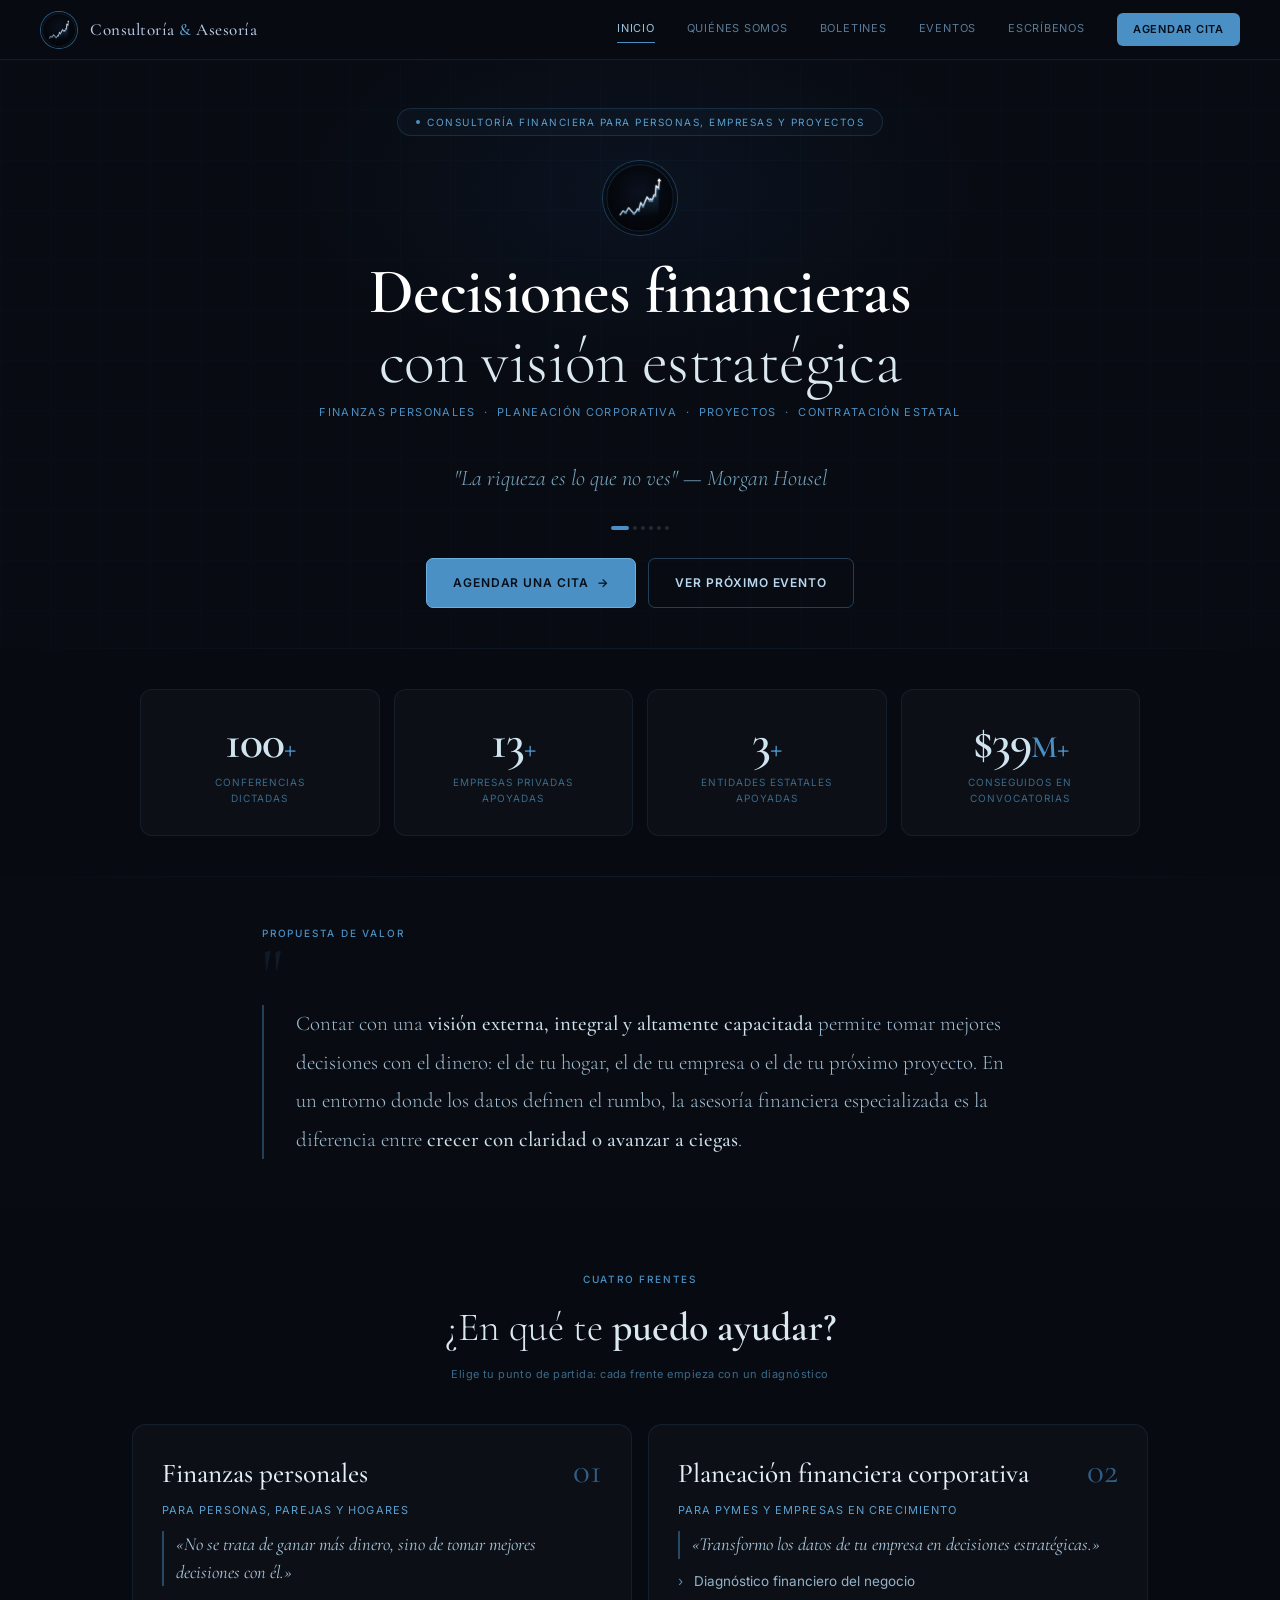
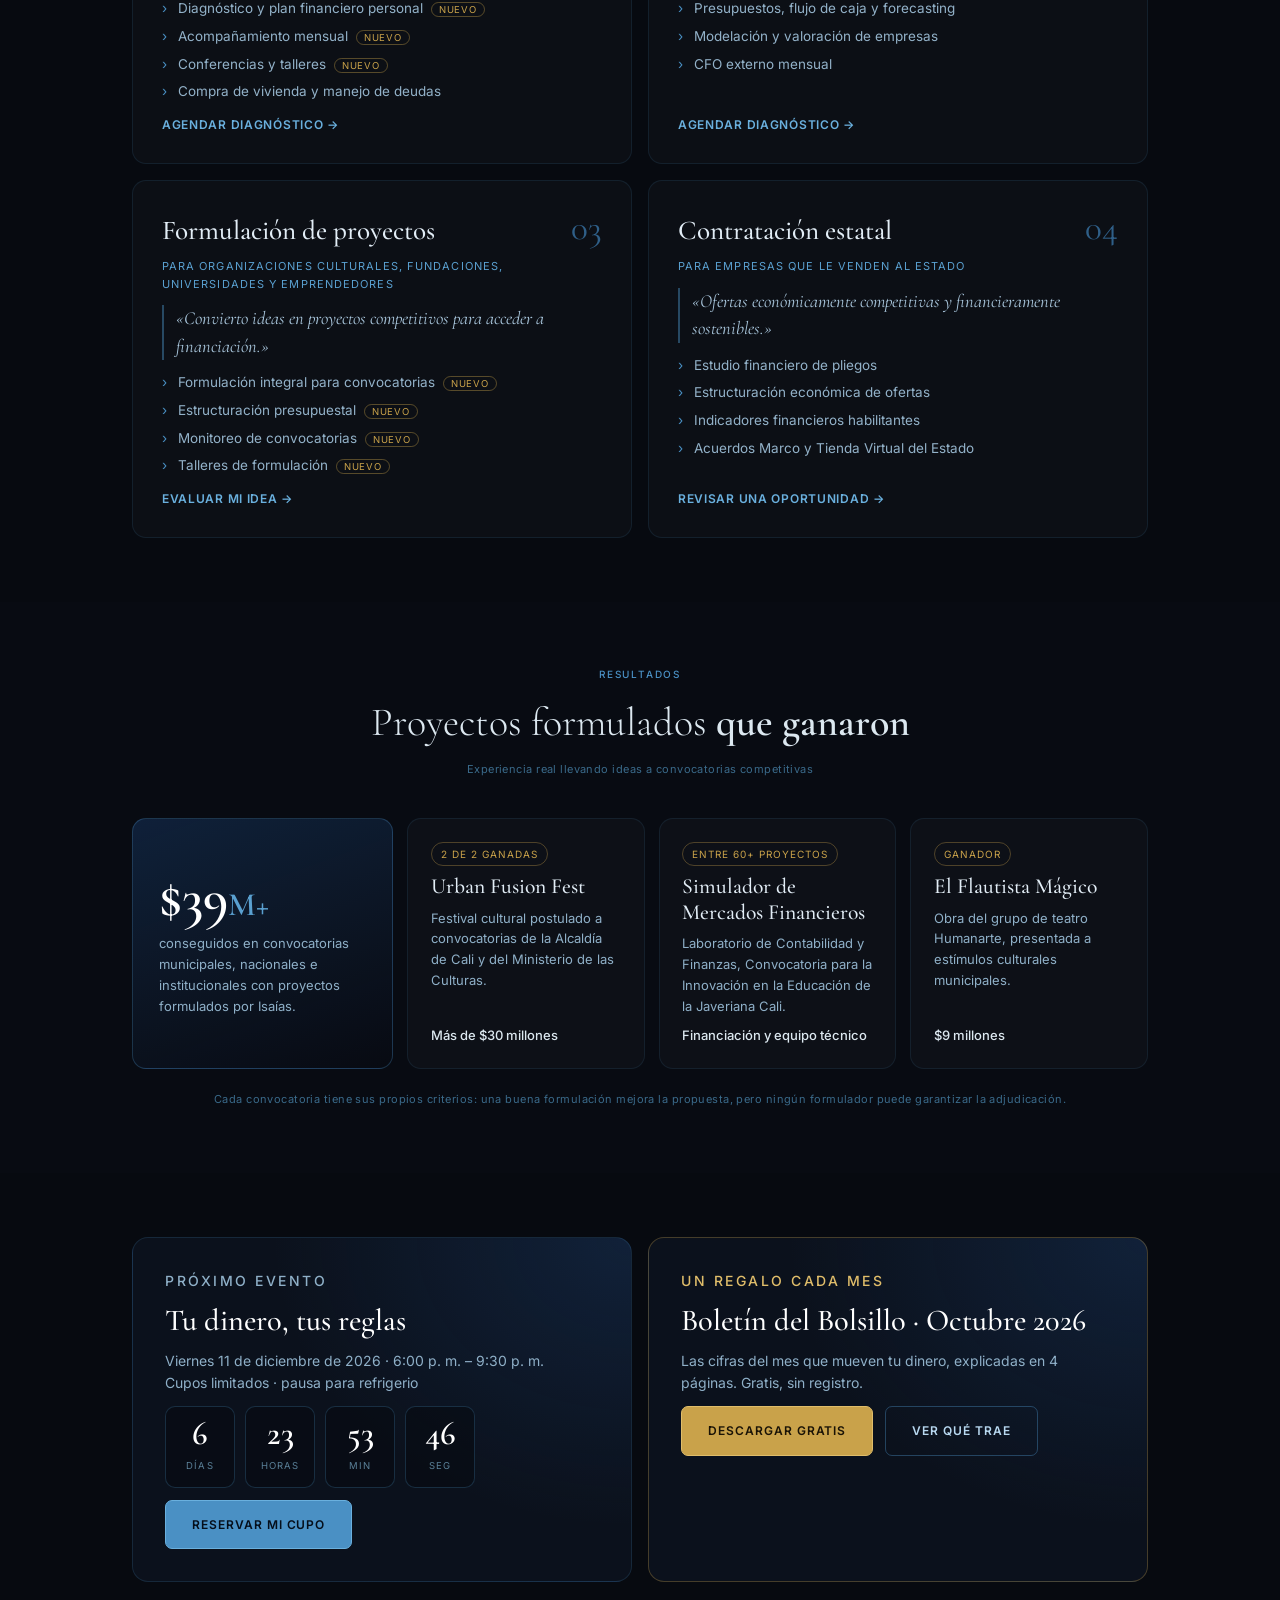
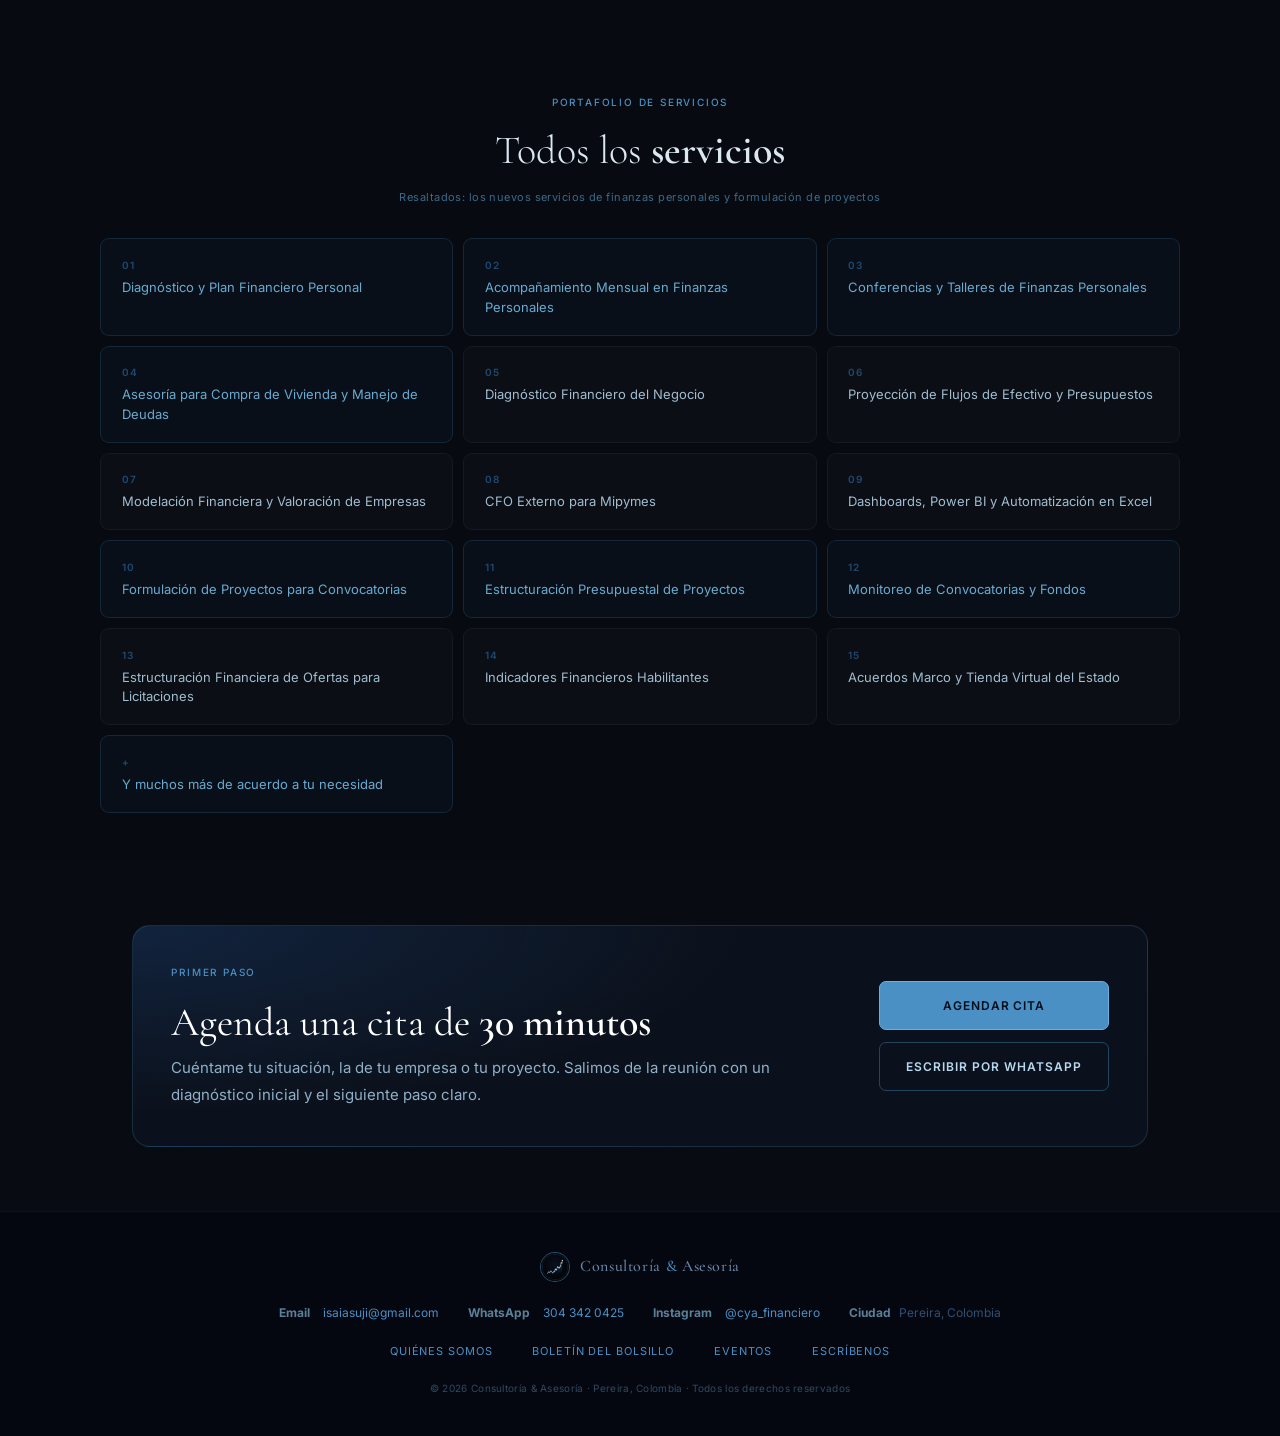
<file: index.html>
<!DOCTYPE html>
<html lang="es">
<head>
  <meta charset="UTF-8" />
  <meta name="viewport" content="width=device-width, initial-scale=1.0" />
  <meta name="description" content="Consultoría financiera en Pereira: finanzas personales, planeación financiera corporativa, formulación de proyectos y contratación estatal. Boletín del Bolsillo gratis y eventos." />
  <meta property="og:title" content="Consultoría & Asesoría — Decisiones financieras con visión estratégica" />
  <meta property="og:description" content="Consultoría financiera en Pereira: finanzas personales, planeación financiera corporativa, formulación de proyectos y contratación estatal. Boletín del Bolsillo gratis y eventos." />
  <meta property="og:image" content="assets/img/perfil-400.png" />
  <title>Consultoría & Asesoría — Decisiones financieras con visión estratégica</title>
  <link rel="icon" type="image/png" href="assets/images/favicon.png" />
  <link rel="stylesheet" href="styles.css" />
  <link rel="stylesheet" href="extras.css" />
</head>
<body>

  <nav>
    <a href="index.html" class="nav-logo">
      <div class="logo-box" style="padding:0;border-radius:50%"><img src="assets/img/perfil-400.png" alt="Consultoría & Asesoría" style="width:100%;height:100%" /></div>
      <span class="nav-brand cg">Consultoría <em>&amp;</em> Asesoría</span>
    </a>
    <div class="nav-links">
      <a href="index.html" class="active">Inicio</a>
      <a href="quienes-somos.html">Quiénes somos</a>
      <a href="boletin.html">Boletines</a>
      <a href="eventos.html">Eventos</a>
      <a href="escribenos.html">Escríbenos</a>
      <a href="escribenos.html#agendar" class="nav-cta">Agendar cita</a>
    </div>
    <button class="hamburger" id="hambBtn" aria-label="Abrir menú"><span></span><span></span><span></span></button>
  </nav>
  <nav class="mobile-menu" id="mobileMenu" aria-label="Menú móvil">
    <a href="index.html" class="active">Inicio</a>
    <a href="quienes-somos.html">Quiénes somos</a>
    <a href="boletin.html">Boletines</a>
    <a href="eventos.html">Eventos</a>
    <a href="escribenos.html">Escríbenos</a>
    <a href="escribenos.html#agendar">Agendar cita →</a>
  </nav>

  <section class="hero">
    <div class="hero-glow"></div>
    <div class="hero-grid"></div>
    <div class="hero-badge"><span class="badge-dot"></span>Consultoría financiera para personas, empresas y proyectos</div>
    <div class="hero-logo-wrap" style="padding:0"><img src="assets/img/perfil-400.png" alt="" style="width:100%;height:100%" /></div>
    <h1 class="cg"><strong>Decisiones financieras</strong><br>con visión estratégica</h1>
    <p class="hero-tagline">Finanzas personales &nbsp;·&nbsp; Planeación corporativa &nbsp;·&nbsp; Proyectos &nbsp;·&nbsp; Contratación estatal</p>
    <div class="tip-container"><p class="tip-text" id="tipEl"></p></div>
    <div class="tip-dots" id="tipDots"></div>
    <div class="btn-row" style="justify-content:center;position:relative;z-index:1">
      <a href="escribenos.html#agendar" class="btn btn-primary">Agendar una cita &nbsp;→</a>
      <a href="eventos.html" class="btn btn-ghost">Ver próximo evento</a>
    </div>
  </section>

  <div class="sep"></div>

  <div class="metrics fi">
    <div class="metrics-inner m4">
      <div class="metric-card"><div class="m-num" data-target="100">0<em>+</em></div><div class="m-lbl">Conferencias<br>dictadas</div></div>
      <div class="metric-card"><div class="m-num" data-target="13">0<em>+</em></div><div class="m-lbl">Empresas privadas<br>apoyadas</div></div>
      <div class="metric-card"><div class="m-num" data-target="3">0<em>+</em></div><div class="m-lbl">Entidades estatales<br>apoyadas</div></div>
      <div class="metric-card"><div class="m-num" data-target="39" data-pre="$" data-suf="M+">$0<em>M+</em></div><div class="m-lbl">Conseguidos en<br>convocatorias</div></div>
    </div>
  </div>

  <div class="sep"></div>

  <div class="inst fi">
    <p class="eyebrow">Propuesta de valor</p>
    <div class="quote-mark">"</div>
    <p class="inst-text">
      Contar con una <strong>visión externa, integral y altamente capacitada</strong> permite tomar
      mejores decisiones con el dinero: el de tu hogar, el de tu empresa o el de tu próximo proyecto.
      En un entorno donde los datos definen el rumbo, la asesoría financiera especializada es la
      diferencia entre <strong>crecer con claridad o avanzar a ciegas</strong>.
    </p>
  </div>

  <section class="section alt">
    <div class="wrap">
      <div class="sec-hd fi"><p class="sec-ey">Cuatro frentes</p><h2 class="sec-title cg">¿En qué te <strong>puedo ayudar?</strong></h2><p class="sec-sub">Elige tu punto de partida: cada frente empieza con un diagnóstico</p></div>
      <div class="frentes">
        <a href="escribenos.html?s=finanzas-personales#agendar" class="frente fi">
          <div class="frente-hd"><h3>Finanzas personales</h3><span class="num">01</span></div>
          <span class="para">Para personas, parejas y hogares</span>
          <p class="promesa">«No se trata de ganar más dinero, sino de tomar mejores decisiones con él.»</p>
          <ul><li class="new">Diagnóstico y plan financiero personal</li><li class="new">Acompañamiento mensual</li><li class="new">Conferencias y talleres</li><li>Compra de vivienda y manejo de deudas</li></ul>
          <span class="go">Agendar diagnóstico →</span>
        </a>
        <a href="escribenos.html?s=planeacion#agendar" class="frente fi">
          <div class="frente-hd"><h3>Planeación financiera corporativa</h3><span class="num">02</span></div>
          <span class="para">Para pymes y empresas en crecimiento</span>
          <p class="promesa">«Transformo los datos de tu empresa en decisiones estratégicas.»</p>
          <ul><li>Diagnóstico financiero del negocio</li><li>Presupuestos, flujo de caja y forecasting</li><li>Modelación y valoración de empresas</li><li>CFO externo mensual</li></ul>
          <span class="go">Agendar diagnóstico →</span>
        </a>
        <a href="escribenos.html?s=proyectos#agendar" class="frente fi">
          <div class="frente-hd"><h3>Formulación de proyectos</h3><span class="num">03</span></div>
          <span class="para">Para organizaciones culturales, fundaciones, universidades y emprendedores</span>
          <p class="promesa">«Convierto ideas en proyectos competitivos para acceder a financiación.»</p>
          <ul><li class="new">Formulación integral para convocatorias</li><li class="new">Estructuración presupuestal</li><li class="new">Monitoreo de convocatorias</li><li class="new">Talleres de formulación</li></ul>
          <span class="go">Evaluar mi idea →</span>
        </a>
        <a href="escribenos.html?s=contratacion#agendar" class="frente fi">
          <div class="frente-hd"><h3>Contratación estatal</h3><span class="num">04</span></div>
          <span class="para">Para empresas que le venden al Estado</span>
          <p class="promesa">«Ofertas económicamente competitivas y financieramente sostenibles.»</p>
          <ul><li>Estudio financiero de pliegos</li><li>Estructuración económica de ofertas</li><li>Indicadores financieros habilitantes</li><li>Acuerdos Marco y Tienda Virtual del Estado</li></ul>
          <span class="go">Revisar una oportunidad →</span>
        </a>
      </div>
    </div>
  </section>

  <section class="section">
    <div class="wrap">
      <div class="sec-hd fi"><p class="sec-ey">Resultados</p><h2 class="sec-title cg">Proyectos formulados <strong>que ganaron</strong></h2><p class="sec-sub">Experiencia real llevando ideas a convocatorias competitivas</p></div>
      <div class="wins">
        <div class="win-total fi"><div class="big">$39<em>M+</em></div><p>conseguidos en convocatorias municipales, nacionales e institucionales con proyectos formulados por Isaías.</p></div>
        <div class="win fi"><span class="badge">2 de 2 ganadas</span><h4>Urban Fusion Fest</h4><p>Festival cultural postulado a convocatorias de la Alcaldía de Cali y del Ministerio de las Culturas.</p><span class="res">Más de $30 millones</span></div>
        <div class="win fi"><span class="badge">Entre 60+ proyectos</span><h4>Simulador de Mercados Financieros</h4><p>Laboratorio de Contabilidad y Finanzas, Convocatoria para la Innovación en la Educación de la Javeriana Cali.</p><span class="res">Financiación y equipo técnico</span></div>
        <div class="win fi"><span class="badge">Ganador</span><h4>El Flautista Mágico</h4><p>Obra del grupo de teatro Humanarte, presentada a estímulos culturales municipales.</p><span class="res">$9 millones</span></div>
      </div>
      <p class="sec-sub center" style="margin-top:1.4rem">Cada convocatoria tiene sus propios criterios: una buena formulación mejora la propuesta, pero ningún formulador puede garantizar la adjudicación.</p>
    </div>
  </section>

  <section class="section alt">
    <div class="wrap">
      <div class="teasers">
        <div class="teaser fi">
          <p class="eyebrow" style="margin:0">Próximo evento</p>
          <h3 data-cya="evento.titulo">Tu dinero, tus reglas</h3>
          <p><span data-cya="evento.fechaTexto"></span><br>Cupos limitados · pausa para refrigerio</p>
          <div class="countdown" data-countdown></div>
          <div class="btn-row"><a href="eventos.html" class="btn btn-primary">Reservar mi cupo</a></div>
        </div>
        <div class="teaser fi" style="border-color:rgba(201,162,74,.3)">
          <p class="eyebrow" style="margin:0;color:#e0bd6a">Un regalo cada mes</p>
          <h3>Boletín del Bolsillo · <span data-cya="boletin.mes">Octubre 2026</span></h3>
          <p>Las cifras del mes que mueven tu dinero, explicadas en 4 páginas. Gratis, sin registro.</p>
          <div class="btn-row"><a data-boletin-link class="btn btn-gold" href="#">Descargar gratis</a><a href="boletin.html" class="btn btn-ghost">Ver qué trae</a></div>
        </div>
      </div>
    </div>
  </section>

  <section class="services">
    <div class="sec-hd fi"><p class="sec-ey">Portafolio de servicios</p><h2 class="sec-title cg">Todos los <strong>servicios</strong></h2><p class="sec-sub">Resaltados: los nuevos servicios de finanzas personales y formulación de proyectos</p></div>
    <div class="svc-grid" id="svcGrid"></div>
  </section>

  <section class="section">
    <div class="wrap">
      <div class="agendar fi">
        <div><p class="eyebrow">Primer paso</p><h2>Agenda una cita de <strong>30 minutos</strong></h2><p class="lede" style="margin-top:10px">Cuéntame tu situación, la de tu empresa o tu proyecto. Salimos de la reunión con un diagnóstico inicial y el siguiente paso claro.</p></div>
        <div class="btn-row" style="flex-direction:column"><a href="escribenos.html#agendar" class="btn btn-primary">Agendar cita</a><a href="https://wa.me/573043420425?text=Hola%20Isa%C3%ADas%2C%20quiero%20agendar%20una%20cita." class="btn btn-ghost" target="_blank" rel="noopener">Escribir por WhatsApp</a></div>
      </div>
    </div>
  </section>

  <footer>
    <div class="ft-logo-row">
      <div class="ft-logo-box" style="padding:0;border-radius:50%"><img src="assets/img/perfil-400.png" alt="Logo" style="width:100%;height:100%" /></div>
      <span class="ft-brand cg">Consultoría <em>&amp;</em> Asesoría</span>
    </div>
    <div class="ft-contact">
      <div class="ft-item"><strong>Email</strong>&nbsp;<a href="mailto:isaiasuji@gmail.com" style="color:#4a90c4;">isaiasuji@gmail.com</a></div>
      <div class="ft-item"><strong>WhatsApp</strong>&nbsp;<a href="https://wa.me/573043420425" style="color:#4a90c4;">304 342 0425</a></div>
      <div class="ft-item"><strong>Instagram</strong>&nbsp;<a href="https://www.instagram.com/cya_financiero/" style="color:#4a90c4;">@cya_financiero</a></div>
      <div class="ft-item"><strong>Ciudad</strong>&nbsp;Pereira, Colombia</div>
    </div>
    <div class="ft-links">
      <a href="quienes-somos.html">Quiénes somos</a>
      <a href="boletin.html">Boletín del Bolsillo</a>
      <a href="eventos.html">Eventos</a>
      <a href="escribenos.html">Escríbenos</a>
    </div>
    <p class="ft-copy" style="color:#2e4a62">© 2026 Consultoría &amp; Asesoría · Pereira, Colombia · Todos los derechos reservados</p>
  </footer>

  <script src="datos.js"></script>
  <script src="script.js"></script>
  <script src="app.js"></script>
</body>
</html>
</file>
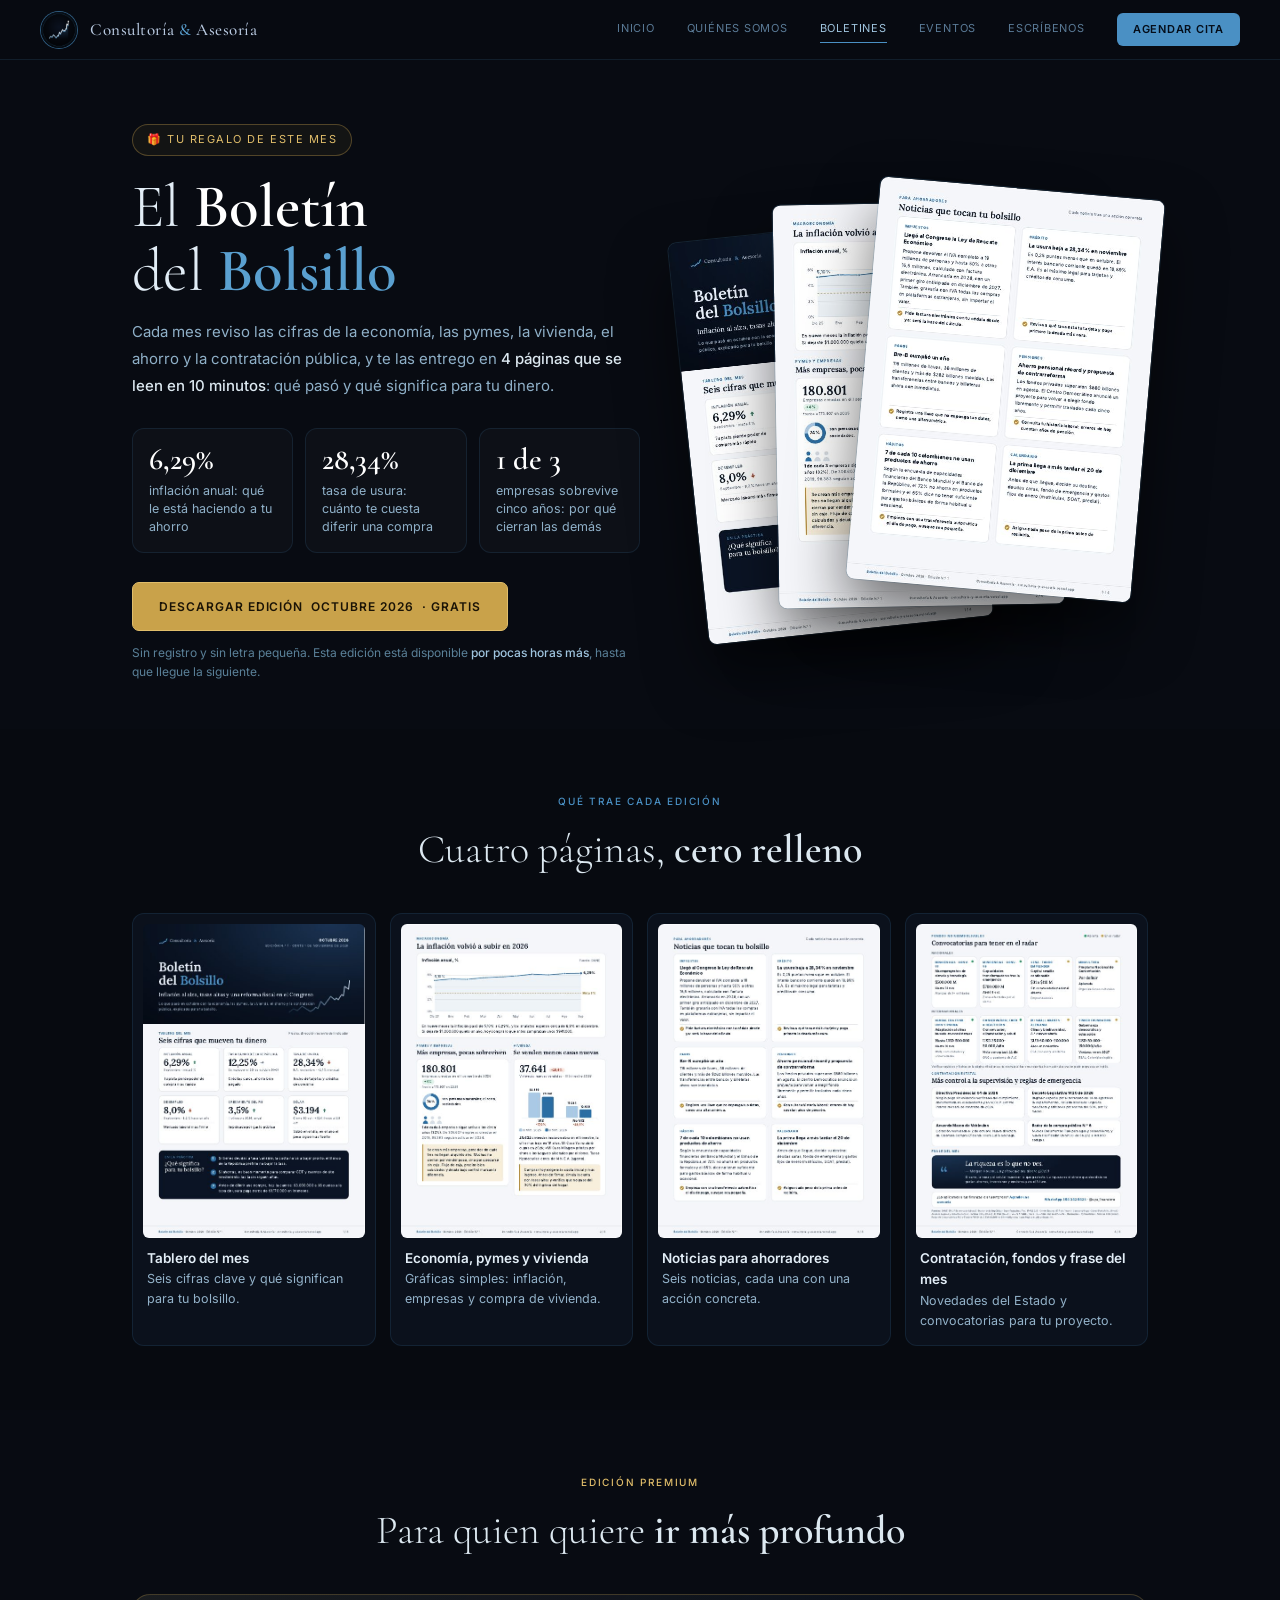
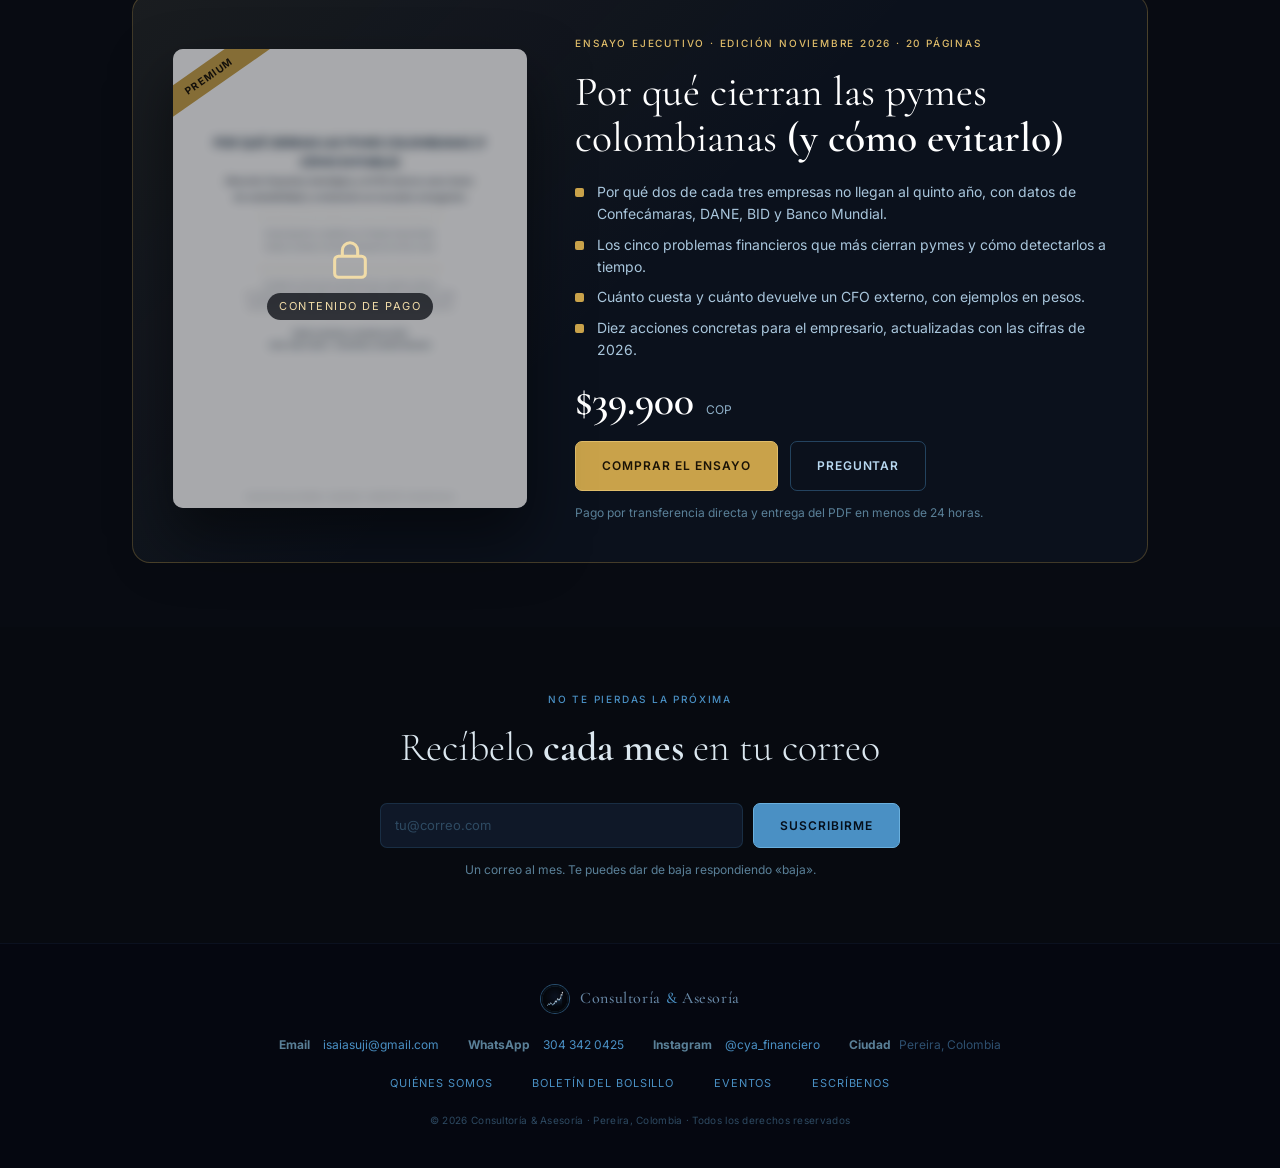
<file: boletin.html>
<!DOCTYPE html>
<html lang="es">
<head>
  <meta charset="UTF-8" />
  <meta name="viewport" content="width=device-width, initial-scale=1.0" />
  <meta name="description" content="Descarga gratis el Boletín del Bolsillo: las cifras del mes de la economía colombiana explicadas para tu dinero." />
  <meta property="og:title" content="Boletín del Bolsillo — Consultoría & Asesoría" />
  <meta property="og:description" content="Descarga gratis el Boletín del Bolsillo: las cifras del mes de la economía colombiana explicadas para tu dinero." />
  <meta property="og:image" content="assets/img/perfil-400.png" />
  <title>Boletín del Bolsillo — Consultoría & Asesoría</title>
  <link rel="icon" type="image/png" href="assets/images/favicon.png" />
  <link rel="stylesheet" href="styles.css" />
  <link rel="stylesheet" href="extras.css" />
</head>
<body>

  <nav>
    <a href="index.html" class="nav-logo">
      <div class="logo-box" style="padding:0;border-radius:50%"><img src="assets/img/perfil-400.png" alt="Consultoría & Asesoría" style="width:100%;height:100%" /></div>
      <span class="nav-brand cg">Consultoría <em>&amp;</em> Asesoría</span>
    </a>
    <div class="nav-links">
      <a href="index.html">Inicio</a>
      <a href="quienes-somos.html">Quiénes somos</a>
      <a href="boletin.html" class="active">Boletines</a>
      <a href="eventos.html">Eventos</a>
      <a href="escribenos.html">Escríbenos</a>
      <a href="escribenos.html#agendar" class="nav-cta">Agendar cita</a>
    </div>
    <button class="hamburger" id="hambBtn" aria-label="Abrir menú"><span></span><span></span><span></span></button>
  </nav>
  <nav class="mobile-menu" id="mobileMenu" aria-label="Menú móvil">
    <a href="index.html">Inicio</a>
    <a href="quienes-somos.html">Quiénes somos</a>
    <a href="boletin.html" class="active">Boletines</a>
    <a href="eventos.html">Eventos</a>
    <a href="escribenos.html">Escríbenos</a>
    <a href="escribenos.html#agendar">Agendar cita →</a>
  </nav>

  <section class="wrap">
    <div class="hero-split">
      <div>
        <span class="gift-tag">🎁 Tu regalo de este mes</span>
        <h1 class="cg">El <strong>Boletín</strong><br>del <em>Bolsillo</em></h1>
        <p class="lede" style="margin-top:1rem">Cada mes reviso las cifras de la economía, las pymes, la vivienda, el ahorro y la contratación pública, y te las entrego en <strong>4 páginas que se leen en 10 minutos</strong>: qué pasó y qué significa para tu dinero.</p>
        <div class="adelanto" id="adelanto"></div>
        <div class="btn-row"><a data-boletin-link href="#" class="btn btn-gold">Descargar edición <span data-cya="boletin.mes">Octubre 2026</span> · gratis</a></div>
        <p class="fine">Sin registro y sin letra pequeña. Esta edición está disponible <strong>por <span data-boletin-hasta>30 días</span> más</strong>, hasta que llegue la siguiente.</p>
      </div>
      <div class="stack" id="stack"></div>
    </div>
  </section>

  <section class="section alt">
    <div class="wrap">
      <div class="sec-hd fi"><p class="sec-ey">Qué trae cada edición</p><h2 class="sec-title cg">Cuatro páginas, <strong>cero relleno</strong></h2></div>
      <div class="inside">
        <figure class="fi"><img src="assets/img/boletin-oct-p-1.jpg" alt="Página 1"><figcaption><b>Tablero del mes</b>Seis cifras clave y qué significan para tu bolsillo.</figcaption></figure>
        <figure class="fi"><img src="assets/img/boletin-oct-p-2.jpg" alt="Página 2"><figcaption><b>Economía, pymes y vivienda</b>Gráficas simples: inflación, empresas y compra de vivienda.</figcaption></figure>
        <figure class="fi"><img src="assets/img/boletin-oct-p-3.jpg" alt="Página 3"><figcaption><b>Noticias para ahorradores</b>Seis noticias, cada una con una acción concreta.</figcaption></figure>
        <figure class="fi"><img src="assets/img/boletin-oct-p-4.jpg" alt="Página 4"><figcaption><b>Contratación, fondos y frase del mes</b>Novedades del Estado y convocatorias para tu proyecto.</figcaption></figure>
      </div>
    </div>
  </section>

  <section class="section">
    <div class="wrap">
      <div class="sec-hd fi"><p class="sec-ey" style="color:#e0bd6a">Edición premium</p><h2 class="sec-title cg">Para quien quiere <strong>ir más profundo</strong></h2></div>
      <div class="premium fi">
        <div class="locked">
          <img src="assets/img/cfo-p-01.jpg" alt="Portada borrosa del ensayo Por qué cierran las pymes colombianas">
          <div class="ribbon">PREMIUM</div>
          <div class="lock"><svg viewBox="0 0 24 24" fill="none" stroke="#f1dca8" stroke-width="1.6"><rect x="4" y="10" width="16" height="11" rx="2"/><path d="M8 10V7a4 4 0 018 0v3"/></svg><span>Contenido de pago</span></div>
        </div>
        <div>
          <p class="eyebrow" style="color:#e0bd6a">Ensayo ejecutivo · Edición noviembre 2026 · 20 páginas</p>
          <h2>Por qué cierran las pymes colombianas <strong>(y cómo evitarlo)</strong></h2>
          <ul>
            <li>Por qué dos de cada tres empresas no llegan al quinto año, con datos de Confecámaras, DANE, BID y Banco Mundial.</li>
            <li>Los cinco problemas financieros que más cierran pymes y cómo detectarlos a tiempo.</li>
            <li>Cuánto cuesta y cuánto devuelve un CFO externo, con ejemplos en pesos.</li>
            <li>Diez acciones concretas para el empresario, actualizadas con las cifras de 2026.</li>
          </ul>
          <div class="price" data-precio="cfo-externo"></div>
          <div class="btn-row"><a href="comprar.html?p=cfo-externo" class="btn btn-gold">Comprar el ensayo</a><a href="https://wa.me/573043420425?text=Hola%2C%20tengo%20una%20pregunta%20sobre%20el%20ensayo%20de%20pymes." target="_blank" rel="noopener" class="btn btn-ghost">Preguntar</a></div>
          <p class="fine">Pago por transferencia directa y entrega del PDF en menos de 24 horas.</p>
        </div>
      </div>
    </div>
  </section>

  <section class="section alt">
    <div class="wrap center">
      <p class="sec-ey">No te pierdas la próxima</p>
      <h2 class="sec-title cg">Recíbelo <strong>cada mes</strong> en tu correo</h2>
      <form class="sub-form" action="https://formsubmit.co/isaiasuji@gmail.com" method="POST">
        <input type="hidden" name="_subject" value="Nueva suscripción al Boletín del Bolsillo" />
        <input type="hidden" name="_captcha" value="false" />
        <input type="hidden" name="_next" value="https://consultoria-y-asesoria.vercel.app/gracias.html" />
        <input type="text" name="_honey" style="display:none" />
        <input type="email" name="Correo" placeholder="tu@correo.com" required aria-label="Correo electrónico" />
        <button class="btn btn-primary" type="submit">Suscribirme</button>
      </form>
      <p class="fine">Un correo al mes. Te puedes dar de baja respondiendo «baja».</p>
    </div>
  </section>

  <footer>
    <div class="ft-logo-row">
      <div class="ft-logo-box" style="padding:0;border-radius:50%"><img src="assets/img/perfil-400.png" alt="Logo" style="width:100%;height:100%" /></div>
      <span class="ft-brand cg">Consultoría <em>&amp;</em> Asesoría</span>
    </div>
    <div class="ft-contact">
      <div class="ft-item"><strong>Email</strong>&nbsp;<a href="mailto:isaiasuji@gmail.com" style="color:#4a90c4;">isaiasuji@gmail.com</a></div>
      <div class="ft-item"><strong>WhatsApp</strong>&nbsp;<a href="https://wa.me/573043420425" style="color:#4a90c4;">304 342 0425</a></div>
      <div class="ft-item"><strong>Instagram</strong>&nbsp;<a href="https://www.instagram.com/cya_financiero/" style="color:#4a90c4;">@cya_financiero</a></div>
      <div class="ft-item"><strong>Ciudad</strong>&nbsp;Pereira, Colombia</div>
    </div>
    <div class="ft-links">
      <a href="quienes-somos.html">Quiénes somos</a>
      <a href="boletin.html">Boletín del Bolsillo</a>
      <a href="eventos.html">Eventos</a>
      <a href="escribenos.html">Escríbenos</a>
    </div>
    <p class="ft-copy" style="color:#2e4a62">© 2026 Consultoría &amp; Asesoría · Pereira, Colombia · Todos los derechos reservados</p>
  </footer>

  <script src="datos.js"></script>
  <script src="script.js"></script>
  <script src="app.js"></script>
</body>
</html>
</file>
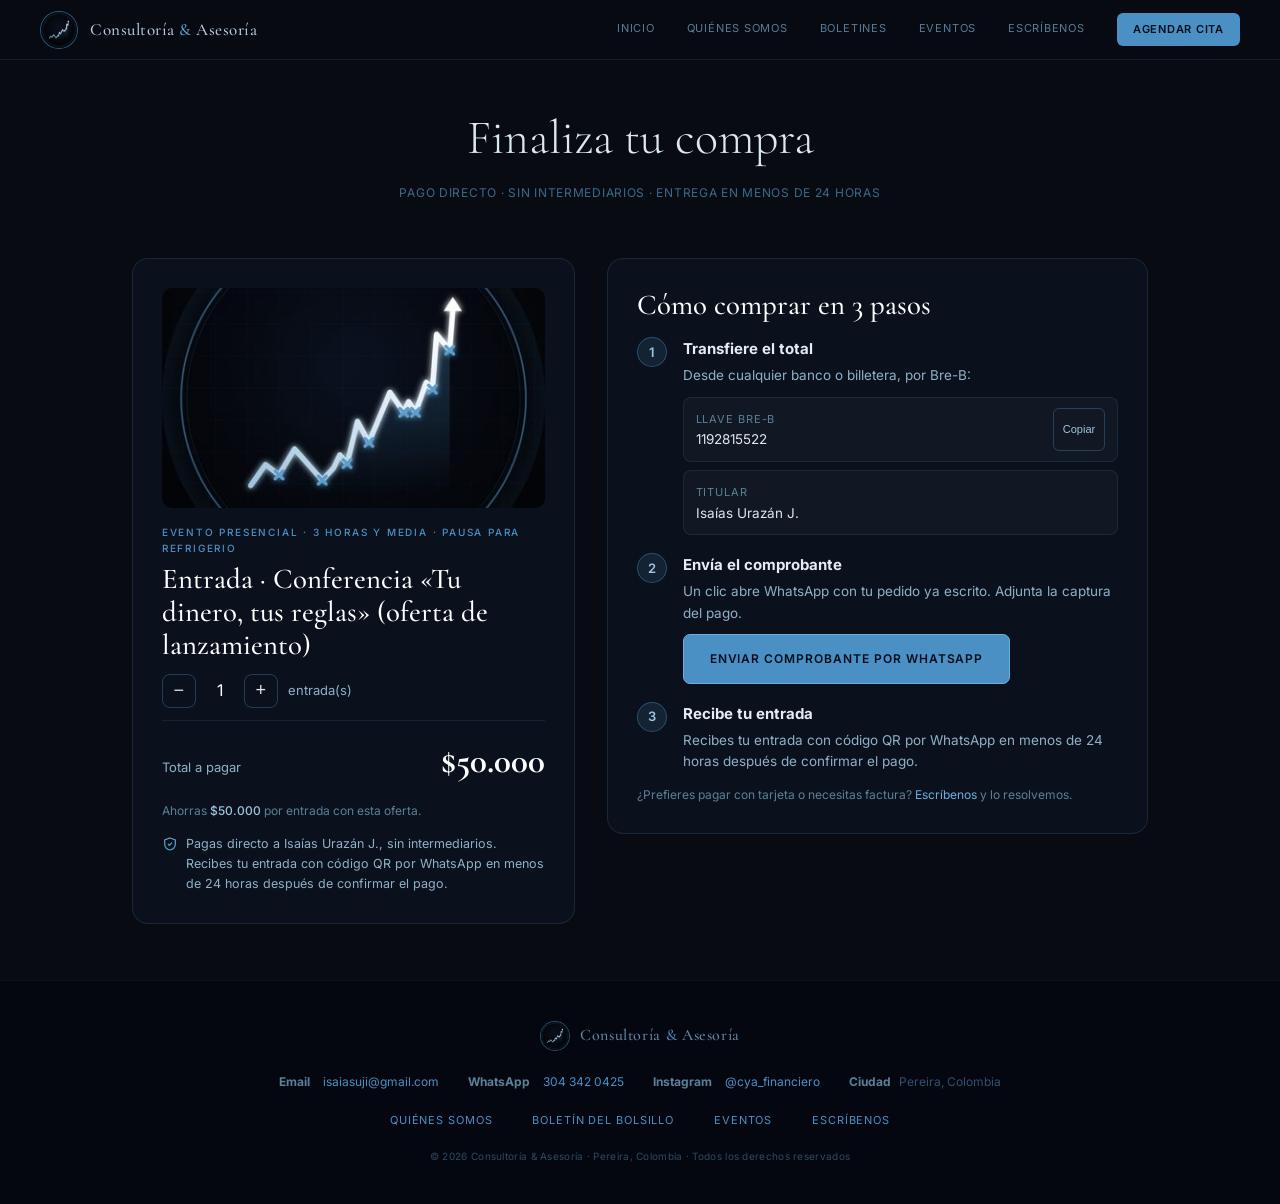
<file: comprar.html>
<!DOCTYPE html>
<html lang="es">
<head>
  <meta charset="UTF-8" />
  <meta name="viewport" content="width=device-width, initial-scale=1.0" />
  <meta name="description" content="Compra de entradas y boletines premium de Consultoría & Asesoría." />
  <meta property="og:title" content="Comprar — Consultoría & Asesoría" />
  <meta property="og:description" content="Compra de entradas y boletines premium de Consultoría & Asesoría." />
  <meta property="og:image" content="assets/img/perfil-400.png" />
  <title>Comprar — Consultoría & Asesoría</title>
  <link rel="icon" type="image/png" href="assets/images/favicon.png" />
  <link rel="stylesheet" href="styles.css" />
  <link rel="stylesheet" href="extras.css" />
</head>
<body>

  <nav>
    <a href="index.html" class="nav-logo">
      <div class="logo-box" style="padding:0;border-radius:50%"><img src="assets/img/perfil-400.png" alt="Consultoría & Asesoría" style="width:100%;height:100%" /></div>
      <span class="nav-brand cg">Consultoría <em>&amp;</em> Asesoría</span>
    </a>
    <div class="nav-links">
      <a href="index.html">Inicio</a>
      <a href="quienes-somos.html">Quiénes somos</a>
      <a href="boletin.html">Boletines</a>
      <a href="eventos.html">Eventos</a>
      <a href="escribenos.html">Escríbenos</a>
      <a href="escribenos.html#agendar" class="nav-cta">Agendar cita</a>
    </div>
    <button class="hamburger" id="hambBtn" aria-label="Abrir menú"><span></span><span></span><span></span></button>
  </nav>
  <nav class="mobile-menu" id="mobileMenu" aria-label="Menú móvil">
    <a href="index.html">Inicio</a>
    <a href="quienes-somos.html">Quiénes somos</a>
    <a href="boletin.html">Boletines</a>
    <a href="eventos.html">Eventos</a>
    <a href="escribenos.html">Escríbenos</a>
    <a href="escribenos.html#agendar">Agendar cita →</a>
  </nav>

  <section class="wrap">
    <div class="page-hero" style="background:none;border:0;padding-bottom:0">
      <h1 class="cg">Finaliza tu compra</h1>
      <p>Pago directo · sin intermediarios · entrega en menos de 24 horas</p>
    </div>
    <div class="checkout" id="checkout"></div>
  </section>

  <footer>
    <div class="ft-logo-row">
      <div class="ft-logo-box" style="padding:0;border-radius:50%"><img src="assets/img/perfil-400.png" alt="Logo" style="width:100%;height:100%" /></div>
      <span class="ft-brand cg">Consultoría <em>&amp;</em> Asesoría</span>
    </div>
    <div class="ft-contact">
      <div class="ft-item"><strong>Email</strong>&nbsp;<a href="mailto:isaiasuji@gmail.com" style="color:#4a90c4;">isaiasuji@gmail.com</a></div>
      <div class="ft-item"><strong>WhatsApp</strong>&nbsp;<a href="https://wa.me/573043420425" style="color:#4a90c4;">304 342 0425</a></div>
      <div class="ft-item"><strong>Instagram</strong>&nbsp;<a href="https://www.instagram.com/cya_financiero/" style="color:#4a90c4;">@cya_financiero</a></div>
      <div class="ft-item"><strong>Ciudad</strong>&nbsp;Pereira, Colombia</div>
    </div>
    <div class="ft-links">
      <a href="quienes-somos.html">Quiénes somos</a>
      <a href="boletin.html">Boletín del Bolsillo</a>
      <a href="eventos.html">Eventos</a>
      <a href="escribenos.html">Escríbenos</a>
    </div>
    <p class="ft-copy" style="color:#2e4a62">© 2026 Consultoría &amp; Asesoría · Pereira, Colombia · Todos los derechos reservados</p>
  </footer>

  <script src="datos.js"></script>
  <script src="script.js"></script>
  <script src="app.js"></script>
</body>
</html>
</file>
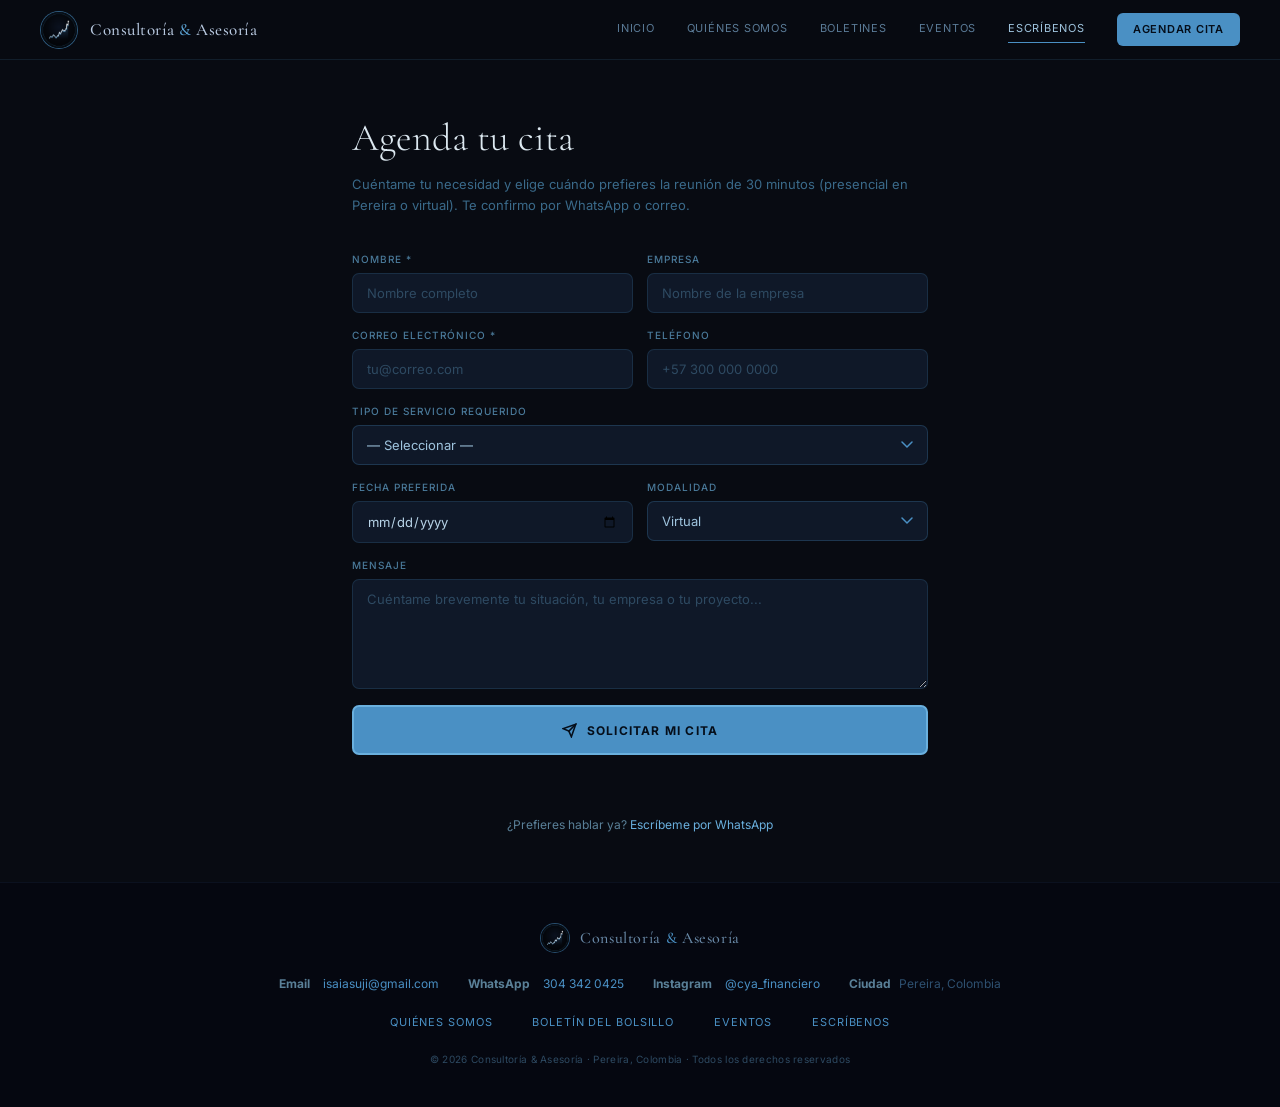
<file: escribenos.html>
<!DOCTYPE html>
<html lang="es">
<head>
  <meta charset="UTF-8" />
  <meta name="viewport" content="width=device-width, initial-scale=1.0" />
  <meta name="description" content="Agenda una cita de 30 minutos con Isaías Urazán: finanzas personales, empresas, proyectos y contratación estatal." />
  <meta property="og:title" content="Agenda tu cita — Consultoría & Asesoría" />
  <meta property="og:description" content="Agenda una cita de 30 minutos con Isaías Urazán: finanzas personales, empresas, proyectos y contratación estatal." />
  <meta property="og:image" content="assets/img/perfil-400.png" />
  <title>Agenda tu cita — Consultoría & Asesoría</title>
  <link rel="icon" type="image/png" href="assets/images/favicon.png" />
  <link rel="stylesheet" href="styles.css" />
  <link rel="stylesheet" href="extras.css" />
</head>
<body>

  <nav>
    <a href="index.html" class="nav-logo">
      <div class="logo-box" style="padding:0;border-radius:50%"><img src="assets/img/perfil-400.png" alt="Consultoría & Asesoría" style="width:100%;height:100%" /></div>
      <span class="nav-brand cg">Consultoría <em>&amp;</em> Asesoría</span>
    </a>
    <div class="nav-links">
      <a href="index.html">Inicio</a>
      <a href="quienes-somos.html">Quiénes somos</a>
      <a href="boletin.html">Boletines</a>
      <a href="eventos.html">Eventos</a>
      <a href="escribenos.html" class="active">Escríbenos</a>
      <a href="escribenos.html#agendar" class="nav-cta">Agendar cita</a>
    </div>
    <button class="hamburger" id="hambBtn" aria-label="Abrir menú"><span></span><span></span><span></span></button>
  </nav>
  <nav class="mobile-menu" id="mobileMenu" aria-label="Menú móvil">
    <a href="index.html">Inicio</a>
    <a href="quienes-somos.html">Quiénes somos</a>
    <a href="boletin.html">Boletines</a>
    <a href="eventos.html">Eventos</a>
    <a href="escribenos.html" class="active">Escríbenos</a>
    <a href="escribenos.html#agendar">Agendar cita →</a>
  </nav>

  <!-- ── CONTACT FORM ── -->
  <div class="form-wrap">

    <h1 class="form-title cg fi" id="agendar">Agenda tu cita</h1>
    <p class="form-sub fi">Cuéntame tu necesidad y elige cuándo prefieres la reunión de 30 minutos (presencial en Pereira o virtual). Te confirmo por WhatsApp o correo.</p>

    <!--
      FormSubmit.co — envío real sin backend.
      PRIMER USO: FormSubmit enviará un correo de activación a isaiasuji@gmail.com.
      Después de confirmar una vez, todos los envíos llegan directamente.
    -->
    <form
      id="contactForm"
      action="https://formsubmit.co/isaiasuji@gmail.com"
      method="POST"
      novalidate
    >
      <!-- Configuración FormSubmit -->
      <input type="hidden" name="_subject"      value="Nueva solicitud de cita — Consultoría &amp; Asesoría" />
      <input type="hidden" name="_captcha"      value="false" />
      <input type="hidden" name="_template"     value="table" />
      <input type="hidden" name="_next"         value="gracias.html" />
      <input type="hidden" name="_autoresponse" value="Hemos recibido su solicitud de asesoría financiera. Nos pondremos en contacto con usted a la brevedad. Gracias por confiar en Consultoría &amp; Asesoría." />

      <div id="formWrap" class="fi">
        <div class="form-grid">

          <div class="fg">
            <label for="f-nombre">Nombre *</label>
            <input type="text" id="f-nombre" name="Nombre" placeholder="Nombre completo" required autocomplete="name" />
          </div>

          <div class="fg">
            <label for="f-empresa">Empresa</label>
            <input type="text" id="f-empresa" name="Empresa" placeholder="Nombre de la empresa" autocomplete="organization" />
          </div>

          <div class="fg">
            <label for="f-correo">Correo electrónico *</label>
            <input type="email" id="f-correo" name="Correo" placeholder="tu@correo.com" required autocomplete="email" />
          </div>

          <div class="fg">
            <label for="f-telefono">Teléfono</label>
            <input type="tel" id="f-telefono" name="Telefono" placeholder="+57 300 000 0000" autocomplete="tel" />
          </div>

          <div class="fg full">
            <label for="f-servicio">Tipo de servicio requerido</label>
            <select id="f-servicio" name="Servicio requerido">
              <option value="">— Seleccionar —</option>
              <optgroup label="Finanzas personales">
                <option data-k="finanzas-personales">Diagnóstico y plan financiero personal</option>
                <option>Acompañamiento mensual en finanzas personales</option>
                <option>Compra de vivienda o manejo de deudas</option>
                <option>Conferencia o taller para mi empresa o institución</option>
              </optgroup>
              <optgroup label="Planeación financiera corporativa">
                <option data-k="planeacion">Diagnóstico financiero del negocio</option>
                <option>Presupuestos, flujo de caja y proyecciones</option>
                <option>Modelación y valoración de empresas</option>
                <option>CFO externo</option>
                <option>Dashboards, Power BI y automatización</option>
              </optgroup>
              <optgroup label="Formulación de proyectos">
                <option data-k="proyectos">Formular un proyecto para una convocatoria</option>
                <option>Revisar un proyecto ya formulado</option>
                <option>Monitoreo de convocatorias</option>
              </optgroup>
              <optgroup label="Contratación estatal">
                <option data-k="contratacion">Revisar una licitación u oportunidad</option>
                <option>Estructurar la oferta económica</option>
                <option>Indicadores financieros habilitantes</option>
              </optgroup>
              <option>Otro / A definir</option>
            </select>
          </div>

          <div class="fg">
            <label for="f-fecha">Fecha preferida</label>
            <input type="date" id="f-fecha" name="Fecha preferida" />
          </div>

          <div class="fg">
            <label for="f-modalidad">Modalidad</label>
            <select id="f-modalidad" name="Modalidad"><option>Virtual</option><option>Presencial en Pereira</option></select>
          </div>

          <div class="fg full">
            <label for="f-mensaje">Mensaje</label>
            <textarea id="f-mensaje" name="Mensaje" placeholder="Cuéntame brevemente tu situación, tu empresa o tu proyecto..."></textarea>
          </div>

        </div>

        <button type="submit" class="btn-submit" id="btnSubmit">
          <svg width="15" height="15" viewBox="0 0 24 24" fill="none" stroke="#050e1a" stroke-width="2.5" stroke-linecap="round" aria-hidden="true">
            <path d="M22 2L11 13"/>
            <path d="M22 2L15 22 11 13 2 9l20-7z"/>
          </svg>
          <span id="btnText">Solicitar mi cita</span>
        </button>

      </div>
    </form>

    <!-- Success message (se muestra si JS valida antes del envío) -->
    <div class="form-ok" id="formOk">
      <h3 class="cg">¡Solicitud enviada correctamente!</h3>
      <p>Hemos recibido su mensaje. Nos pondremos en contacto con usted a la brevedad.</p>
    </div>

  </div>

  <div class="wrap" style="max-width:640px;padding-bottom:3rem"><p class="fine center">¿Prefieres hablar ya? <a href="https://wa.me/573043420425?text=Hola%20Isa%C3%ADas%2C%20quiero%20agendar%20una%20cita." target="_blank" rel="noopener" style="color:#6ab0de">Escríbeme por WhatsApp</a></p></div>
  <script>
    (function(){var s=new URLSearchParams(location.search).get('s');if(!s)return;var o=document.querySelector('#f-servicio option[data-k="'+s+'"]');if(o)o.selected=true;})();
  </script>


  <footer>
    <div class="ft-logo-row">
      <div class="ft-logo-box" style="padding:0;border-radius:50%"><img src="assets/img/perfil-400.png" alt="Logo" style="width:100%;height:100%" /></div>
      <span class="ft-brand cg">Consultoría <em>&amp;</em> Asesoría</span>
    </div>
    <div class="ft-contact">
      <div class="ft-item"><strong>Email</strong>&nbsp;<a href="mailto:isaiasuji@gmail.com" style="color:#4a90c4;">isaiasuji@gmail.com</a></div>
      <div class="ft-item"><strong>WhatsApp</strong>&nbsp;<a href="https://wa.me/573043420425" style="color:#4a90c4;">304 342 0425</a></div>
      <div class="ft-item"><strong>Instagram</strong>&nbsp;<a href="https://www.instagram.com/cya_financiero/" style="color:#4a90c4;">@cya_financiero</a></div>
      <div class="ft-item"><strong>Ciudad</strong>&nbsp;Pereira, Colombia</div>
    </div>
    <div class="ft-links">
      <a href="quienes-somos.html">Quiénes somos</a>
      <a href="boletin.html">Boletín del Bolsillo</a>
      <a href="eventos.html">Eventos</a>
      <a href="escribenos.html">Escríbenos</a>
    </div>
    <p class="ft-copy" style="color:#2e4a62">© 2026 Consultoría &amp; Asesoría · Pereira, Colombia · Todos los derechos reservados</p>
  </footer>

  <script src="datos.js"></script>
  <script src="script.js"></script>
  <script src="app.js"></script>
</body>
</html>
</file>
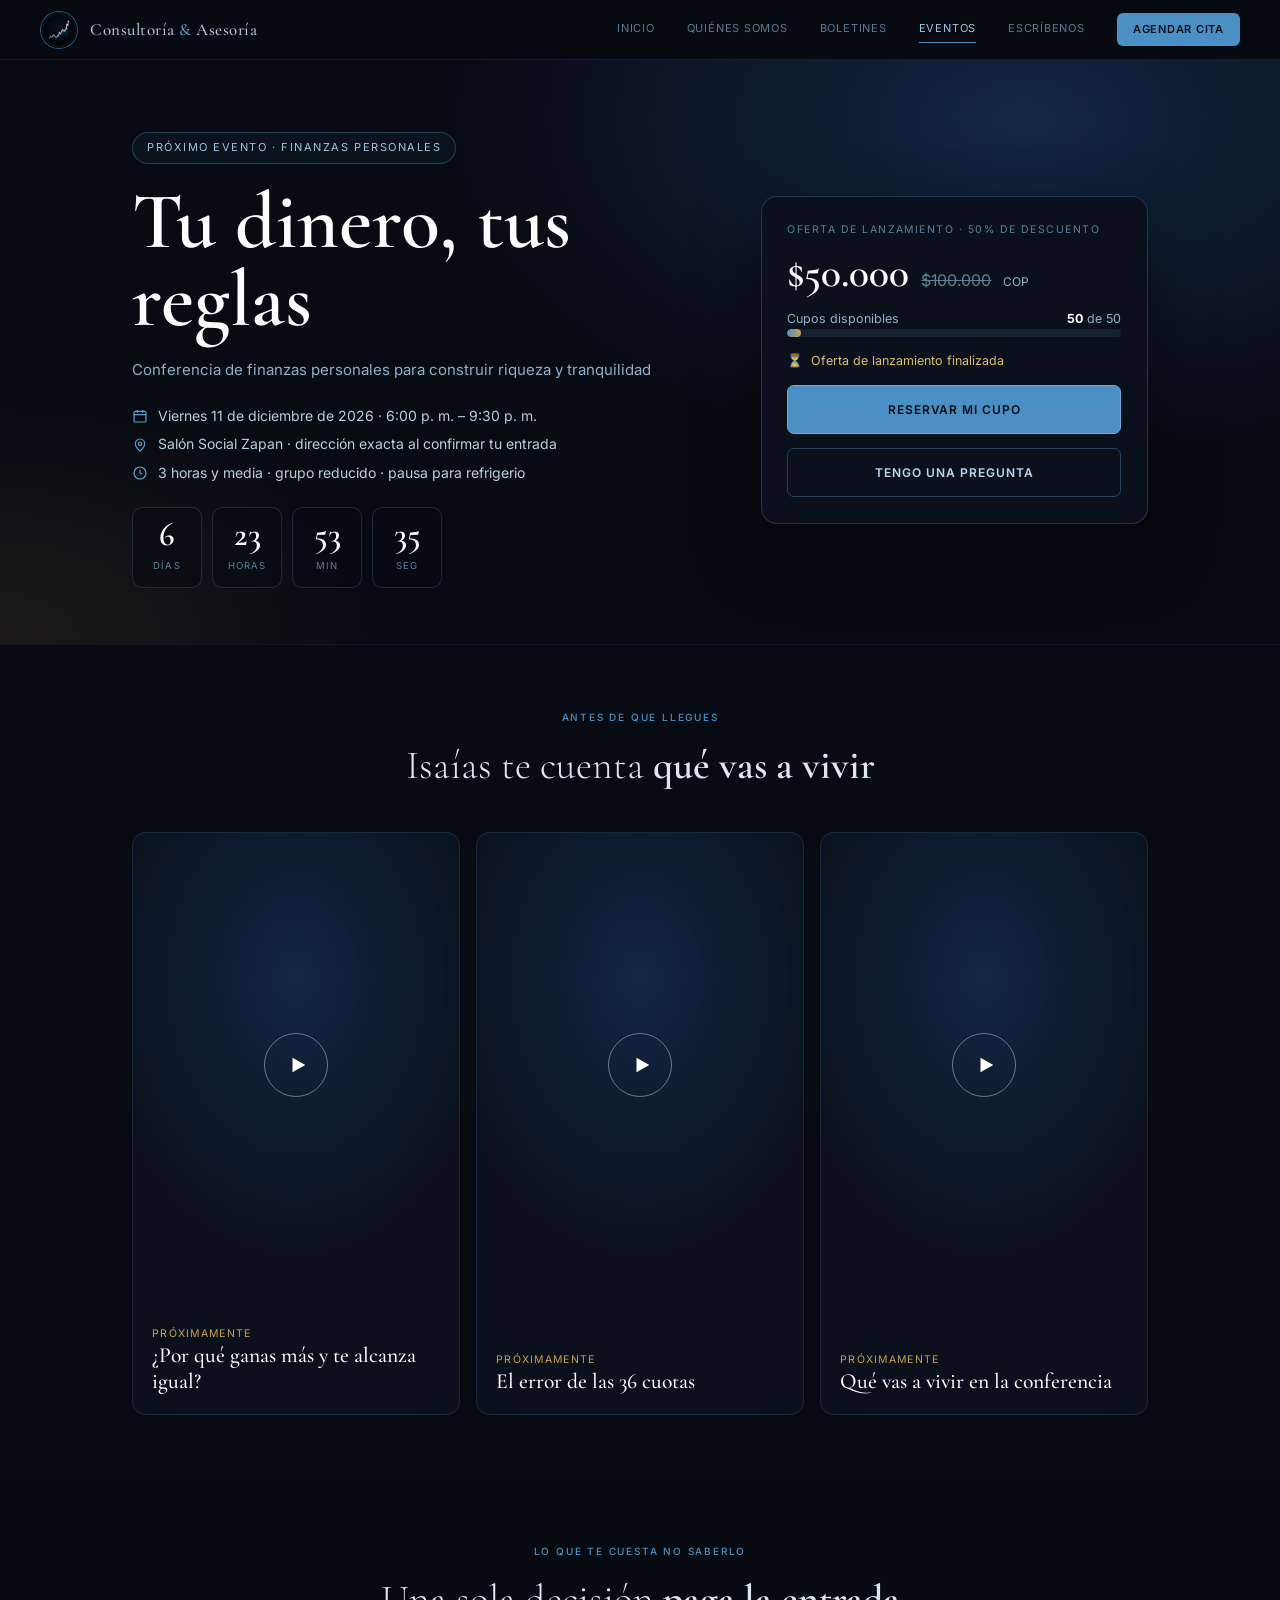
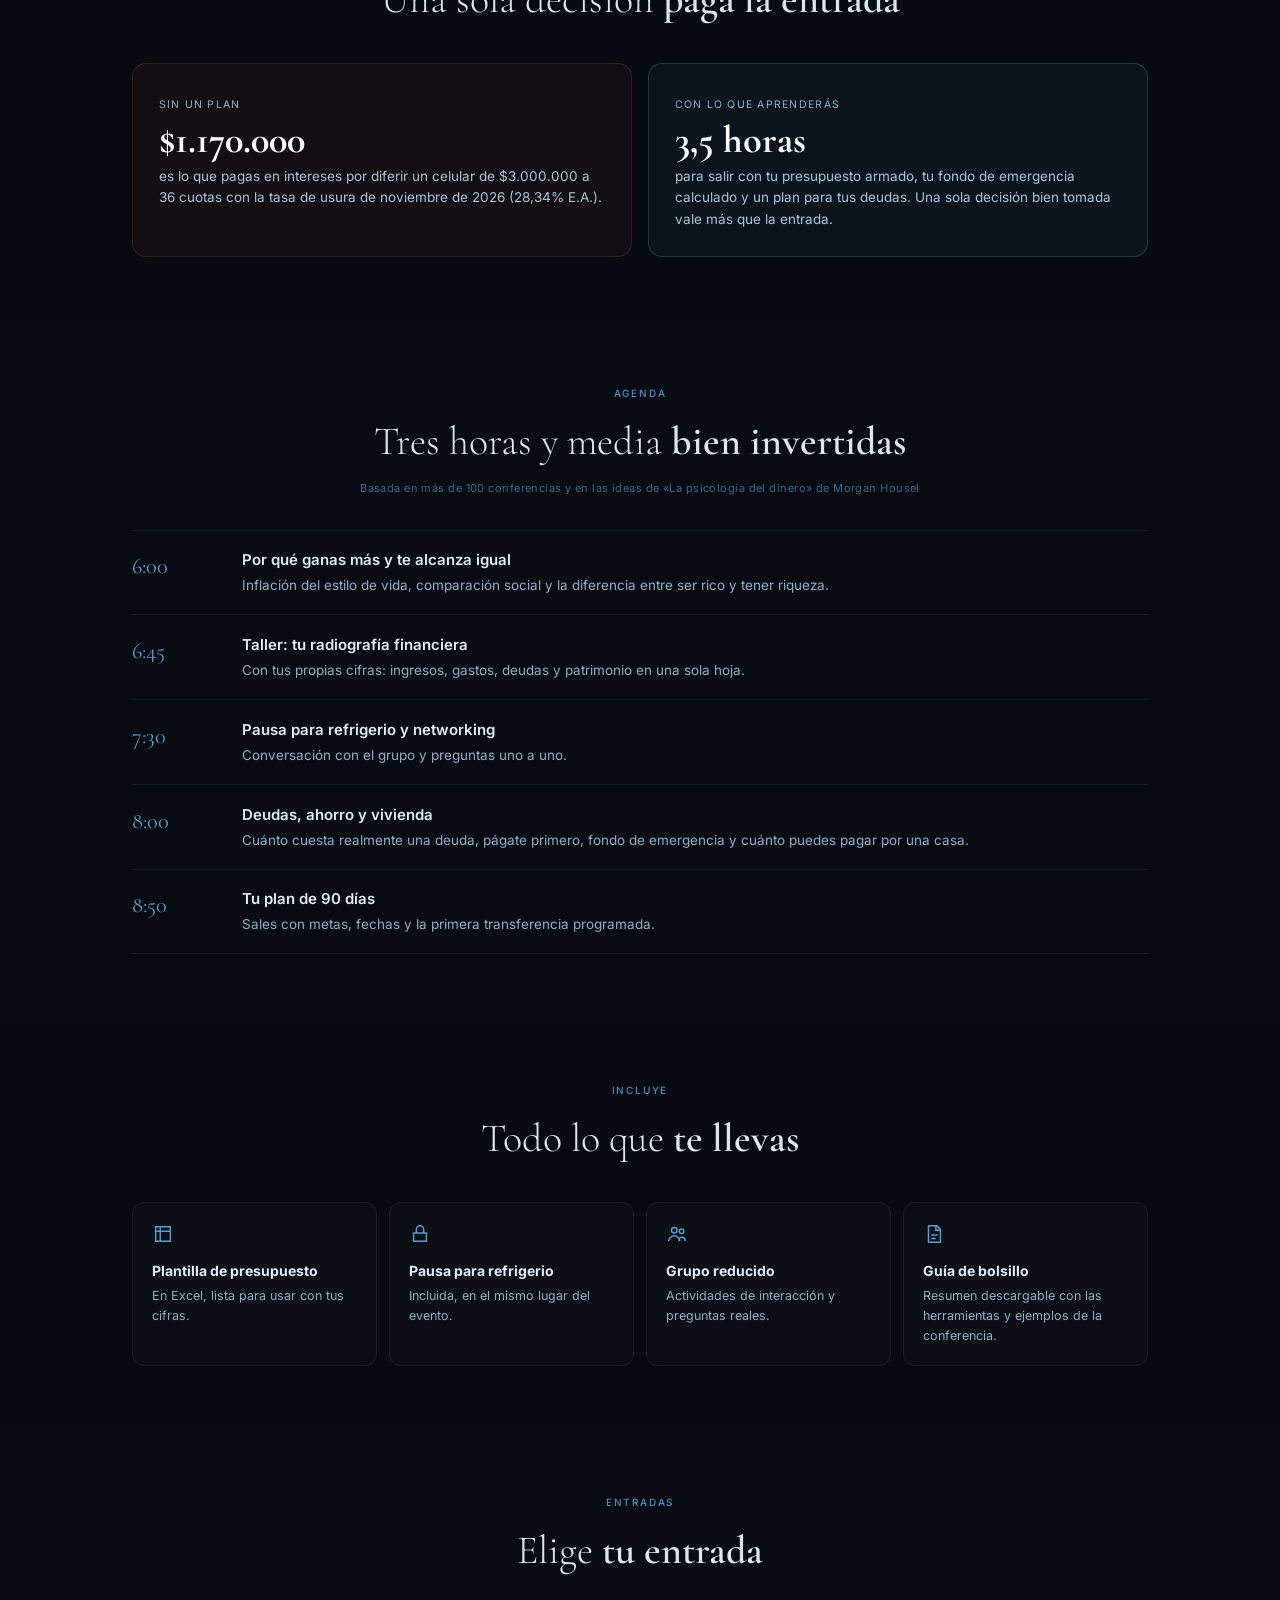
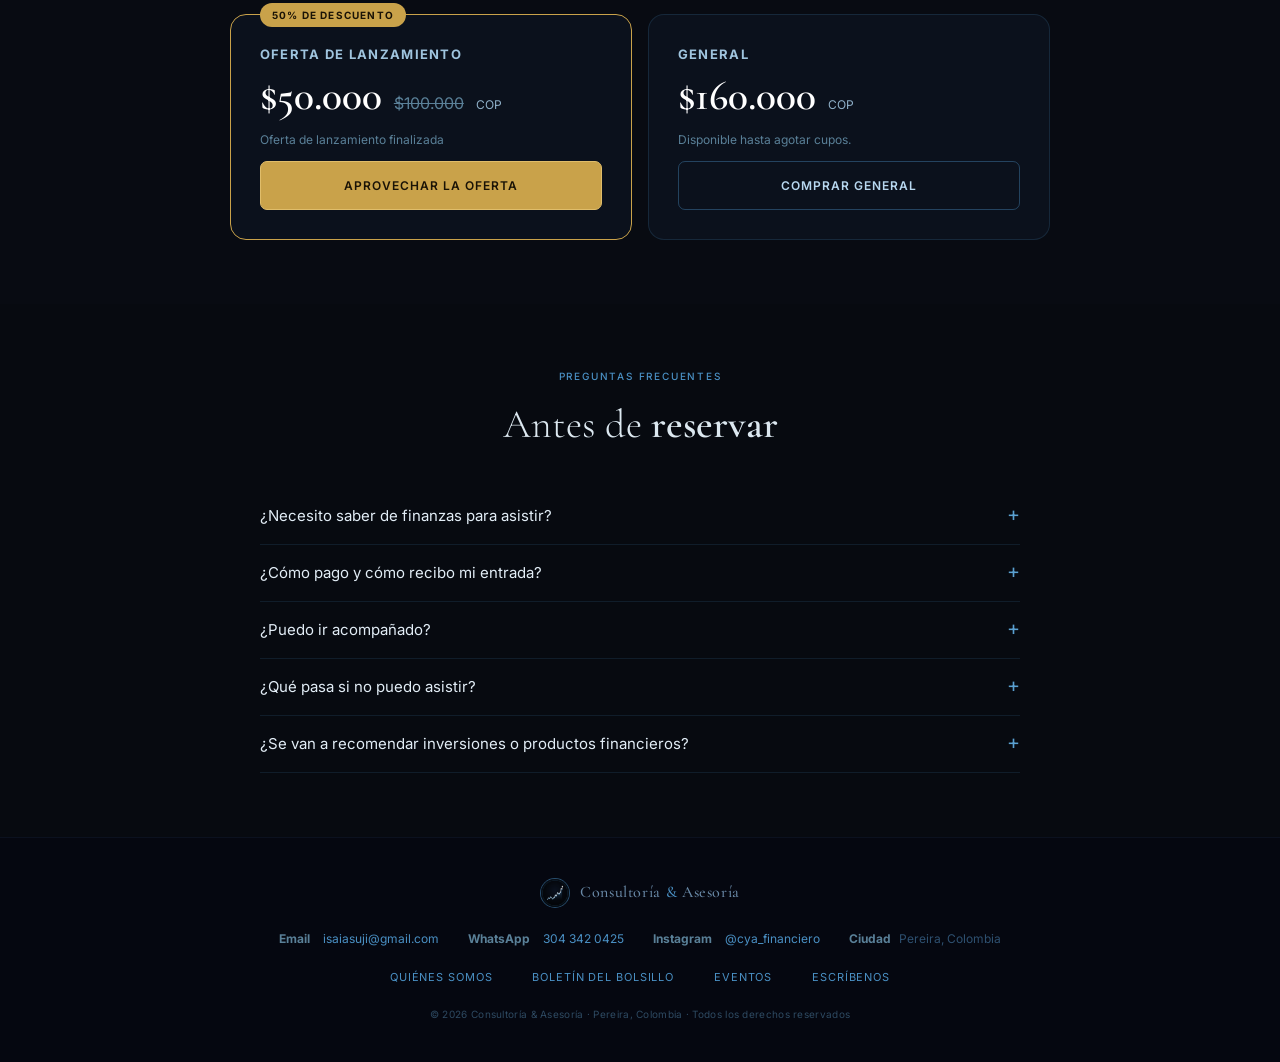
<file: eventos.html>
<!DOCTYPE html>
<html lang="es">
<head>
  <meta charset="UTF-8" />
  <meta name="viewport" content="width=device-width, initial-scale=1.0" />
  <meta name="description" content="Conferencia de finanzas personales en Pereira: 3 horas y media, grupo reducido y pausa para refrigerio. Reserva tu cupo." />
  <meta property="og:title" content="Eventos — Consultoría & Asesoría" />
  <meta property="og:description" content="Conferencia de finanzas personales en Pereira: 3 horas y media, grupo reducido y pausa para refrigerio. Reserva tu cupo." />
  <meta property="og:image" content="assets/img/perfil-400.png" />
  <title>Eventos — Consultoría & Asesoría</title>
  <link rel="icon" type="image/png" href="assets/images/favicon.png" />
  <link rel="stylesheet" href="styles.css" />
  <link rel="stylesheet" href="extras.css" />
</head>
<body>

  <nav>
    <a href="index.html" class="nav-logo">
      <div class="logo-box" style="padding:0;border-radius:50%"><img src="assets/img/perfil-400.png" alt="Consultoría & Asesoría" style="width:100%;height:100%" /></div>
      <span class="nav-brand cg">Consultoría <em>&amp;</em> Asesoría</span>
    </a>
    <div class="nav-links">
      <a href="index.html">Inicio</a>
      <a href="quienes-somos.html">Quiénes somos</a>
      <a href="boletin.html">Boletines</a>
      <a href="eventos.html" class="active">Eventos</a>
      <a href="escribenos.html">Escríbenos</a>
      <a href="escribenos.html#agendar" class="nav-cta">Agendar cita</a>
    </div>
    <button class="hamburger" id="hambBtn" aria-label="Abrir menú"><span></span><span></span><span></span></button>
  </nav>
  <nav class="mobile-menu" id="mobileMenu" aria-label="Menú móvil">
    <a href="index.html">Inicio</a>
    <a href="quienes-somos.html">Quiénes somos</a>
    <a href="boletin.html">Boletines</a>
    <a href="eventos.html" class="active">Eventos</a>
    <a href="escribenos.html">Escríbenos</a>
    <a href="escribenos.html#agendar">Agendar cita →</a>
  </nav>

  <section class="ev-hero">
    <div class="bg"></div>
    <div class="wrap ev-grid">
      <div>
        <span class="gift-tag" style="color:#9fc4de;border-color:rgba(74,144,196,.35);background:rgba(74,144,196,.06)">Próximo evento · Finanzas personales</span>
        <h1><span data-cya="evento.titulo">Tu dinero, tus reglas</span></h1>
        <p class="lede" style="margin-top:1rem" data-cya="evento.subtitulo"></p>
        <div class="ev-meta">
          <span><svg viewBox="0 0 24 24"><rect x="3" y="5" width="18" height="16" rx="2"/><path d="M3 10h18M8 3v4M16 3v4"/></svg><span data-cya="evento.fechaTexto"></span></span>
          <span><svg viewBox="0 0 24 24"><path d="M12 21s-7-6.2-7-11a7 7 0 0114 0c0 4.8-7 11-7 11z"/><circle cx="12" cy="10" r="2.5"/></svg><span data-cya="evento.lugar"></span></span>
          <span><svg viewBox="0 0 24 24"><circle cx="12" cy="12" r="9"/><path d="M12 7v5l3 2"/></svg>3 horas y media · grupo reducido · pausa para refrigerio</span>
        </div>
        <div class="countdown" data-countdown></div>
      </div>
      <div class="ticket">
        <span class="k">Oferta de lanzamiento · 50% de descuento</span>
        <div class="price" data-precio="evento-preventa" style="margin:0"></div>
        <div data-cupos></div>
        <span class="urgent">⏳ <span data-preventa-hasta></span></span>
        <a href="comprar.html?p=evento-preventa" class="btn btn-primary">Reservar mi cupo</a>
        <a href="https://wa.me/573043420425?text=Hola%2C%20tengo%20una%20pregunta%20sobre%20la%20conferencia." target="_blank" rel="noopener" class="btn btn-ghost">Tengo una pregunta</a>
      </div>
    </div>
  </section>

  <section class="section">
    <div class="wrap">
      <div class="sec-hd fi"><p class="sec-ey">Antes de que llegues</p><h2 class="sec-title cg">Isaías te cuenta <strong>qué vas a vivir</strong></h2></div>
      <div class="videos" id="videos"></div>
    </div>
  </section>

  <section class="section alt">
    <div class="wrap">
      <div class="sec-hd fi"><p class="sec-ey">Lo que te cuesta no saberlo</p><h2 class="sec-title cg">Una sola decisión <strong>paga la entrada</strong></h2></div>
      <div class="cost">
        <div class="a fi"><span class="k">Sin un plan</span><b>$1.170.000</b><p>es lo que pagas en intereses por diferir un celular de $3.000.000 a 36 cuotas con la tasa de usura de noviembre de 2026 (28,34% E.A.).</p></div>
        <div class="b fi"><span class="k">Con lo que aprenderás</span><b>3,5 horas</b><p>para salir con tu presupuesto armado, tu fondo de emergencia calculado y un plan para tus deudas. Una sola decisión bien tomada vale más que la entrada.</p></div>
      </div>
    </div>
  </section>

  <section class="section">
    <div class="wrap">
      <div class="sec-hd fi"><p class="sec-ey">Agenda</p><h2 class="sec-title cg">Tres horas y media <strong>bien invertidas</strong></h2><p class="sec-sub">Basada en más de 100 conferencias y en las ideas de «La psicología del dinero» de Morgan Housel</p></div>
      <div class="agenda fi">
        <div class="h">6:00</div><div><h4>Por qué ganas más y te alcanza igual</h4><p>Inflación del estilo de vida, comparación social y la diferencia entre ser rico y tener riqueza.</p></div>
        <div class="h">6:45</div><div><h4>Taller: tu radiografía financiera</h4><p>Con tus propias cifras: ingresos, gastos, deudas y patrimonio en una sola hoja.</p></div>
        <div class="h">7:30</div><div><h4>Pausa para refrigerio y networking</h4><p>Conversación con el grupo y preguntas uno a uno.</p></div>
        <div class="h">8:00</div><div><h4>Deudas, ahorro y vivienda</h4><p>Cuánto cuesta realmente una deuda, págate primero, fondo de emergencia y cuánto puedes pagar por una casa.</p></div>
        <div class="h">8:50</div><div><h4>Tu plan de 90 días</h4><p>Sales con metas, fechas y la primera transferencia programada.</p></div>
      </div>
    </div>
  </section>

  <section class="section alt">
    <div class="wrap">
      <div class="sec-hd fi"><p class="sec-ey">Incluye</p><h2 class="sec-title cg">Todo lo que <strong>te llevas</strong></h2></div>
      <div class="incl">
        <div class="fi"><svg viewBox="0 0 24 24"><path d="M4 4h16v16H4z"/><path d="M4 9h16M9 4v16"/></svg><h4>Plantilla de presupuesto</h4><p>En Excel, lista para usar con tus cifras.</p></div>
        <div class="fi"><svg viewBox="0 0 24 24"><path d="M5 11h14v9H5z"/><path d="M8 11V7a4 4 0 018 0v4"/></svg><h4>Pausa para refrigerio</h4><p>Incluida, en el mismo lugar del evento.</p></div>
        <div class="fi"><svg viewBox="0 0 24 24"><circle cx="9" cy="8" r="3"/><circle cx="17" cy="9" r="2.5"/><path d="M3 20c0-3.3 2.7-6 6-6s6 2.7 6 6M14 20c0-2.5 1.5-4.5 3.5-4.5S21 17.5 21 20"/></svg><h4>Grupo reducido</h4><p>Actividades de interacción y preguntas reales.</p></div>
        <div class="fi"><svg viewBox="0 0 24 24"><path d="M6 3h9l4 4v14H6z"/><path d="M14 3v5h5M9 13h7M9 17h5"/></svg><h4>Guía de bolsillo</h4><p>Resumen descargable con las herramientas y ejemplos de la conferencia.</p></div>
      </div>
    </div>
  </section>

  <section class="section">
    <div class="wrap">
      <div class="sec-hd fi"><p class="sec-ey">Entradas</p><h2 class="sec-title cg">Elige <strong>tu entrada</strong></h2></div>
      <div class="tiers">
        <div class="tier best fi"><span class="flag">50% de descuento</span><h4>Oferta de lanzamiento</h4><div class="price" data-precio="evento-preventa" style="margin:0"></div><p class="fine" style="margin:0"><span data-preventa-hasta></span></p><a href="comprar.html?p=evento-preventa" class="btn btn-gold">Aprovechar la oferta</a></div>
        <div class="tier fi"><h4>General</h4><div class="price" data-precio="evento-general" style="margin:0"></div><p class="fine" style="margin:0">Disponible hasta agotar cupos.</p><a href="comprar.html?p=evento-general" class="btn btn-ghost">Comprar general</a></div>
      </div>
    </div>
  </section>

  <section class="section alt">
    <div class="wrap">
      <div class="sec-hd fi"><p class="sec-ey">Preguntas frecuentes</p><h2 class="sec-title cg">Antes de <strong>reservar</strong></h2></div>
      <div class="faq">
        <details><summary>¿Necesito saber de finanzas para asistir?</summary><p>No. La conferencia está pensada para cualquier persona que gane un ingreso y quiera organizarlo mejor. Todo se explica desde cero, con ejemplos en pesos.</p></details>
        <details><summary>¿Cómo pago y cómo recibo mi entrada?</summary><p>Transfieres por Bre-B, Nequi o transferencia bancaria, envías el comprobante por WhatsApp y recibes tu entrada con código QR en menos de 24 horas.</p></details>
        <details><summary>¿Puedo ir acompañado?</summary><p>Sí. En la página de compra puedes elegir varias entradas. Asistir en pareja ayuda mucho a organizar las finanzas del hogar.</p></details>
        <details><summary>¿Qué pasa si no puedo asistir?</summary><p>Puedes ceder tu entrada a otra persona avisando por WhatsApp hasta 48 horas antes del evento.</p></details>
        <details><summary>¿Se van a recomendar inversiones o productos financieros?</summary><p>No. La conferencia es educativa: te da criterio para decidir por tu cuenta. No se venden ni recomiendan productos financieros específicos.</p></details>
      </div>
    </div>
  </section>

  <div class="sticky-buy"><span><b style="color:#fff" data-cya="evento.titulo"></b> · cupos limitados</span><a href="comprar.html?p=evento-preventa" class="btn btn-primary" style="padding:10px 16px">Reservar</a></div>

  <footer>
    <div class="ft-logo-row">
      <div class="ft-logo-box" style="padding:0;border-radius:50%"><img src="assets/img/perfil-400.png" alt="Logo" style="width:100%;height:100%" /></div>
      <span class="ft-brand cg">Consultoría <em>&amp;</em> Asesoría</span>
    </div>
    <div class="ft-contact">
      <div class="ft-item"><strong>Email</strong>&nbsp;<a href="mailto:isaiasuji@gmail.com" style="color:#4a90c4;">isaiasuji@gmail.com</a></div>
      <div class="ft-item"><strong>WhatsApp</strong>&nbsp;<a href="https://wa.me/573043420425" style="color:#4a90c4;">304 342 0425</a></div>
      <div class="ft-item"><strong>Instagram</strong>&nbsp;<a href="https://www.instagram.com/cya_financiero/" style="color:#4a90c4;">@cya_financiero</a></div>
      <div class="ft-item"><strong>Ciudad</strong>&nbsp;Pereira, Colombia</div>
    </div>
    <div class="ft-links">
      <a href="quienes-somos.html">Quiénes somos</a>
      <a href="boletin.html">Boletín del Bolsillo</a>
      <a href="eventos.html">Eventos</a>
      <a href="escribenos.html">Escríbenos</a>
    </div>
    <p class="ft-copy" style="color:#2e4a62">© 2026 Consultoría &amp; Asesoría · Pereira, Colombia · Todos los derechos reservados</p>
  </footer>

  <script src="datos.js"></script>
  <script src="script.js"></script>
  <script src="app.js"></script>
</body>
</html>
</file>
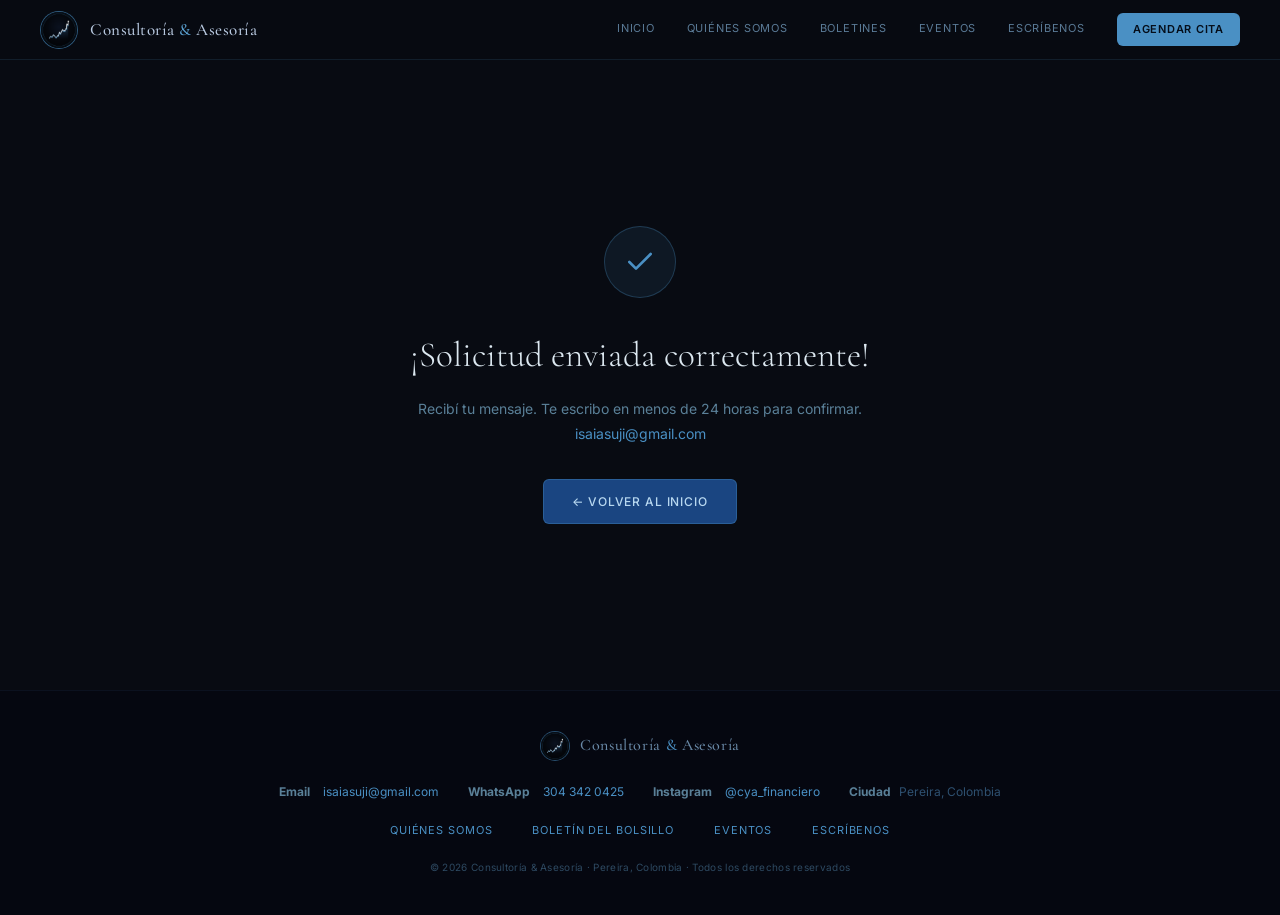
<file: gracias.html>
<!DOCTYPE html>
<html lang="es">
<head>
  <meta charset="UTF-8" />
  <meta name="viewport" content="width=device-width, initial-scale=1.0" />
  <meta name="description" content="Solicitud recibida." />
  <meta property="og:title" content="Gracias — Consultoría & Asesoría" />
  <meta property="og:description" content="Solicitud recibida." />
  <meta property="og:image" content="assets/img/perfil-400.png" />
  <title>Gracias — Consultoría & Asesoría</title>
  <link rel="icon" type="image/png" href="assets/images/favicon.png" />
  <link rel="stylesheet" href="styles.css" />
  <link rel="stylesheet" href="extras.css" />
</head>
<body>

  <nav>
    <a href="index.html" class="nav-logo">
      <div class="logo-box" style="padding:0;border-radius:50%"><img src="assets/img/perfil-400.png" alt="Consultoría & Asesoría" style="width:100%;height:100%" /></div>
      <span class="nav-brand cg">Consultoría <em>&amp;</em> Asesoría</span>
    </a>
    <div class="nav-links">
      <a href="index.html">Inicio</a>
      <a href="quienes-somos.html">Quiénes somos</a>
      <a href="boletin.html">Boletines</a>
      <a href="eventos.html">Eventos</a>
      <a href="escribenos.html">Escríbenos</a>
      <a href="escribenos.html#agendar" class="nav-cta">Agendar cita</a>
    </div>
    <button class="hamburger" id="hambBtn" aria-label="Abrir menú"><span></span><span></span><span></span></button>
  </nav>
  <nav class="mobile-menu" id="mobileMenu" aria-label="Menú móvil">
    <a href="index.html">Inicio</a>
    <a href="quienes-somos.html">Quiénes somos</a>
    <a href="boletin.html">Boletines</a>
    <a href="eventos.html">Eventos</a>
    <a href="escribenos.html">Escríbenos</a>
    <a href="escribenos.html#agendar">Agendar cita →</a>
  </nav>

  <div style="min-height:70vh;display:flex;align-items:center;justify-content:center;padding:3rem 2rem;">
    <div style="text-align:center;max-width:520px;">

      <!-- Ícono check animado -->
      <div style="
        width:72px;height:72px;border-radius:50%;
        background:rgba(74,144,196,0.1);
        border:1.5px solid rgba(74,144,196,0.3);
        display:flex;align-items:center;justify-content:center;
        margin:0 auto 1.8rem;
      ">
        <svg width="32" height="32" viewBox="0 0 24 24" fill="none" stroke="#4a90c4" stroke-width="2" stroke-linecap="round" stroke-linejoin="round">
          <polyline points="20 6 9 17 4 12"/>
        </svg>
      </div>

      <h1 style="font-family:'Cormorant Garamond',serif;font-size:2.2rem;font-weight:300;color:#dce8f0;margin-bottom:0.8rem;">
        ¡Solicitud enviada correctamente!
      </h1>
      <p style="font-size:14px;color:#5a8098;line-height:1.8;margin-bottom:2rem;">
        Recibí tu mensaje. Te escribo en menos de 24 horas para confirmar.<br>
        <span style="color:#4a90c4;">isaiasuji@gmail.com</span>
      </p>

      <a href="index.html" style="
        display:inline-flex;align-items:center;gap:8px;
        background:rgba(30,80,150,0.85);color:#b8d8f0;
        border:1px solid rgba(74,144,196,0.35);border-radius:6px;
        padding:12px 28px;font-size:12px;font-weight:500;
        letter-spacing:0.07em;text-transform:uppercase;
        text-decoration:none;transition:background 0.2s;
      ">
        ← Volver al inicio
      </a>

    </div>
  </div>



  <footer>
    <div class="ft-logo-row">
      <div class="ft-logo-box" style="padding:0;border-radius:50%"><img src="assets/img/perfil-400.png" alt="Logo" style="width:100%;height:100%" /></div>
      <span class="ft-brand cg">Consultoría <em>&amp;</em> Asesoría</span>
    </div>
    <div class="ft-contact">
      <div class="ft-item"><strong>Email</strong>&nbsp;<a href="mailto:isaiasuji@gmail.com" style="color:#4a90c4;">isaiasuji@gmail.com</a></div>
      <div class="ft-item"><strong>WhatsApp</strong>&nbsp;<a href="https://wa.me/573043420425" style="color:#4a90c4;">304 342 0425</a></div>
      <div class="ft-item"><strong>Instagram</strong>&nbsp;<a href="https://www.instagram.com/cya_financiero/" style="color:#4a90c4;">@cya_financiero</a></div>
      <div class="ft-item"><strong>Ciudad</strong>&nbsp;Pereira, Colombia</div>
    </div>
    <div class="ft-links">
      <a href="quienes-somos.html">Quiénes somos</a>
      <a href="boletin.html">Boletín del Bolsillo</a>
      <a href="eventos.html">Eventos</a>
      <a href="escribenos.html">Escríbenos</a>
    </div>
    <p class="ft-copy" style="color:#2e4a62">© 2026 Consultoría &amp; Asesoría · Pereira, Colombia · Todos los derechos reservados</p>
  </footer>

  <script src="datos.js"></script>
  <script src="script.js"></script>
  <script src="app.js"></script>
</body>
</html>
</file>
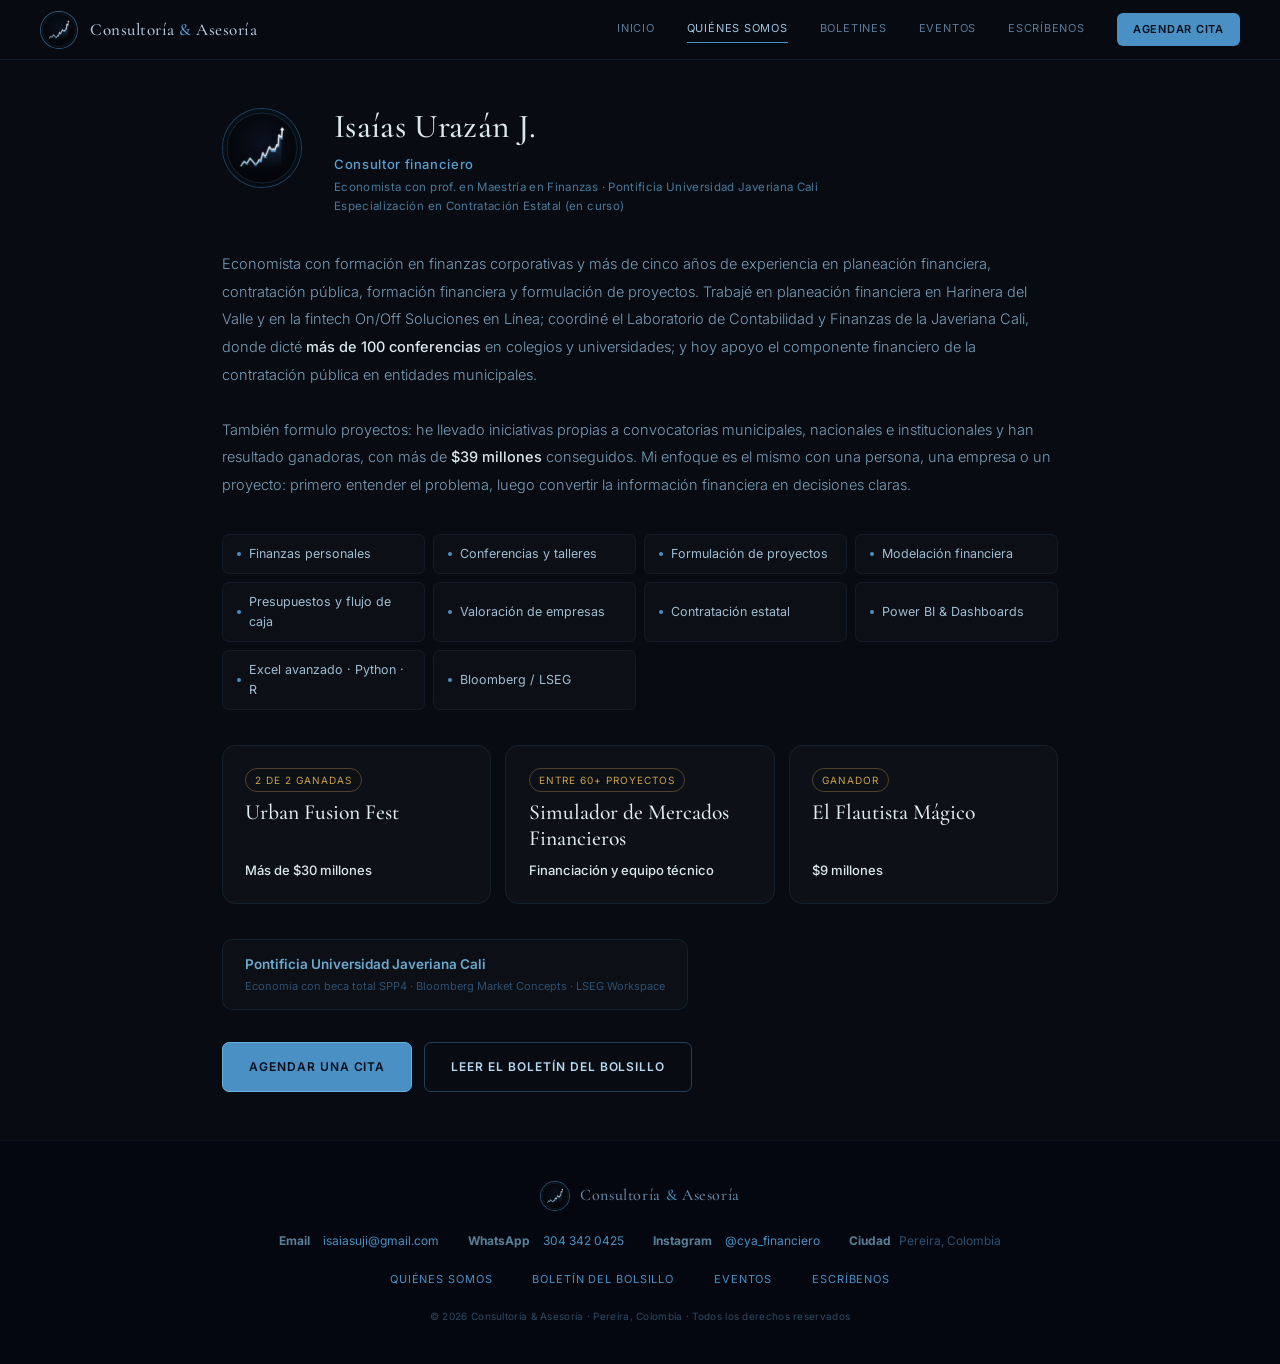
<file: quienes-somos.html>
<!DOCTYPE html>
<html lang="es">
<head>
  <meta charset="UTF-8" />
  <meta name="viewport" content="width=device-width, initial-scale=1.0" />
  <meta name="description" content="Isaías Urazán J., economista y consultor financiero: finanzas personales, planeación corporativa, formulación de proyectos y contratación estatal." />
  <meta property="og:title" content="Quiénes somos — Consultoría & Asesoría" />
  <meta property="og:description" content="Isaías Urazán J., economista y consultor financiero: finanzas personales, planeación corporativa, formulación de proyectos y contratación estatal." />
  <meta property="og:image" content="assets/img/perfil-400.png" />
  <title>Quiénes somos — Consultoría & Asesoría</title>
  <link rel="icon" type="image/png" href="assets/images/favicon.png" />
  <link rel="stylesheet" href="styles.css" />
  <link rel="stylesheet" href="extras.css" />
</head>
<body>

  <nav>
    <a href="index.html" class="nav-logo">
      <div class="logo-box" style="padding:0;border-radius:50%"><img src="assets/img/perfil-400.png" alt="Consultoría & Asesoría" style="width:100%;height:100%" /></div>
      <span class="nav-brand cg">Consultoría <em>&amp;</em> Asesoría</span>
    </a>
    <div class="nav-links">
      <a href="index.html">Inicio</a>
      <a href="quienes-somos.html" class="active">Quiénes somos</a>
      <a href="boletin.html">Boletines</a>
      <a href="eventos.html">Eventos</a>
      <a href="escribenos.html">Escríbenos</a>
      <a href="escribenos.html#agendar" class="nav-cta">Agendar cita</a>
    </div>
    <button class="hamburger" id="hambBtn" aria-label="Abrir menú"><span></span><span></span><span></span></button>
  </nav>
  <nav class="mobile-menu" id="mobileMenu" aria-label="Menú móvil">
    <a href="index.html">Inicio</a>
    <a href="quienes-somos.html" class="active">Quiénes somos</a>
    <a href="boletin.html">Boletines</a>
    <a href="eventos.html">Eventos</a>
    <a href="escribenos.html">Escríbenos</a>
    <a href="escribenos.html#agendar">Agendar cita →</a>
  </nav>

  <div class="quienes">
    <div class="profile-hd fi">
      <div class="profile-avatar photo"><img src="assets/img/perfil-400.png" alt="Consultoría & Asesoría" /></div>
      <div class="profile-info">
        <div class="profile-name cg">Isaías Urazán J.</div>
        <div class="profile-role">Consultor financiero</div>
        <div class="profile-spec">Economista con prof. en Maestría en Finanzas · Pontificia Universidad Javeriana Cali<br>Especialización en Contratación Estatal (en curso)</div>
      </div>
    </div>
    <p class="profile-bio fi">
      Economista con formación en finanzas corporativas y más de cinco años de experiencia en planeación
      financiera, contratación pública, formación financiera y formulación de proyectos. Trabajé en planeación
      financiera en Harinera del Valle y en la fintech On/Off Soluciones en Línea; coordiné el Laboratorio de
      Contabilidad y Finanzas de la Javeriana Cali, donde dicté <strong style="color:#dce8f0;font-weight:500">más de 100 conferencias</strong>
      en colegios y universidades; y hoy apoyo el componente financiero de la contratación pública en entidades municipales.
      <br><br>
      También formulo proyectos: he llevado iniciativas propias a convocatorias municipales, nacionales e institucionales
      y han resultado ganadoras, con más de <strong style="color:#dce8f0;font-weight:500">$39 millones</strong> conseguidos.
      Mi enfoque es el mismo con una persona, una empresa o un proyecto: primero entender el problema, luego
      convertir la información financiera en decisiones claras.
    </p>
    <div class="skills-grid fi">
      <div class="skill-item"><div class="skill-dot"></div>Finanzas personales</div>
      <div class="skill-item"><div class="skill-dot"></div>Conferencias y talleres</div>
      <div class="skill-item"><div class="skill-dot"></div>Formulación de proyectos</div>
      <div class="skill-item"><div class="skill-dot"></div>Modelación financiera</div>
      <div class="skill-item"><div class="skill-dot"></div>Presupuestos y flujo de caja</div>
      <div class="skill-item"><div class="skill-dot"></div>Valoración de empresas</div>
      <div class="skill-item"><div class="skill-dot"></div>Contratación estatal</div>
      <div class="skill-item"><div class="skill-dot"></div>Power BI &amp; Dashboards</div>
      <div class="skill-item"><div class="skill-dot"></div>Excel avanzado · Python · R</div>
      <div class="skill-item"><div class="skill-dot"></div>Bloomberg / LSEG</div>
    </div>
    <div class="wins" style="grid-template-columns:repeat(3,1fr);margin:0 0 2.2rem">
      <div class="win fi"><span class="badge">2 de 2 ganadas</span><h4>Urban Fusion Fest</h4><span class="res">Más de $30 millones</span></div>
      <div class="win fi"><span class="badge">Entre 60+ proyectos</span><h4>Simulador de Mercados Financieros</h4><span class="res">Financiación y equipo técnico</span></div>
      <div class="win fi"><span class="badge">Ganador</span><h4>El Flautista Mágico</h4><span class="res">$9 millones</span></div>
    </div>
    <div class="univ-badge fi"><div><div class="univ-name">Pontificia Universidad Javeriana Cali</div><div class="univ-sub">Economía con beca total SPP4 · Bloomberg Market Concepts · LSEG Workspace</div></div></div>
    <div class="btn-row" style="margin-top:2rem"><a href="escribenos.html#agendar" class="btn btn-primary">Agendar una cita</a><a href="boletin.html" class="btn btn-ghost">Leer el Boletín del Bolsillo</a></div>
  </div>

  <footer>
    <div class="ft-logo-row">
      <div class="ft-logo-box" style="padding:0;border-radius:50%"><img src="assets/img/perfil-400.png" alt="Logo" style="width:100%;height:100%" /></div>
      <span class="ft-brand cg">Consultoría <em>&amp;</em> Asesoría</span>
    </div>
    <div class="ft-contact">
      <div class="ft-item"><strong>Email</strong>&nbsp;<a href="mailto:isaiasuji@gmail.com" style="color:#4a90c4;">isaiasuji@gmail.com</a></div>
      <div class="ft-item"><strong>WhatsApp</strong>&nbsp;<a href="https://wa.me/573043420425" style="color:#4a90c4;">304 342 0425</a></div>
      <div class="ft-item"><strong>Instagram</strong>&nbsp;<a href="https://www.instagram.com/cya_financiero/" style="color:#4a90c4;">@cya_financiero</a></div>
      <div class="ft-item"><strong>Ciudad</strong>&nbsp;Pereira, Colombia</div>
    </div>
    <div class="ft-links">
      <a href="quienes-somos.html">Quiénes somos</a>
      <a href="boletin.html">Boletín del Bolsillo</a>
      <a href="eventos.html">Eventos</a>
      <a href="escribenos.html">Escríbenos</a>
    </div>
    <p class="ft-copy" style="color:#2e4a62">© 2026 Consultoría &amp; Asesoría · Pereira, Colombia · Todos los derechos reservados</p>
  </footer>

  <script src="datos.js"></script>
  <script src="script.js"></script>
  <script src="app.js"></script>
</body>
</html>
</file>
<file: styles.css>
/* ============================================================
   CONSULTORÍA & ASESORÍA — styles.css
   ============================================================ */

@import url('https://fonts.googleapis.com/css2?family=Cormorant+Garamond:ital,wght@0,300;0,400;0,500;0,600;1,300;1,400&family=Inter:wght@300;400;500;600&display=swap');

/* ── RESET & BASE ── */
*, *::before, *::after { margin: 0; padding: 0; box-sizing: border-box; }

html { scroll-behavior: smooth; }

body {
  font-family: 'Inter', sans-serif;
  background: #080b12;
  color: #e2e8f0;
  overflow-x: hidden;
  line-height: 1.6;
}

.cg { font-family: 'Cormorant Garamond', serif; }

img { max-width: 100%; display: block; }

a { text-decoration: none; cursor: pointer; }

/* ── NAVIGATION ── */
nav {
  background: rgba(8, 11, 18, 0.95);
  backdrop-filter: blur(20px);
  -webkit-backdrop-filter: blur(20px);
  border-bottom: 1px solid rgba(74, 144, 196, 0.15);
  padding: 0 2.5rem;
  display: flex;
  align-items: center;
  justify-content: space-between;
  height: 60px;
  position: sticky;
  top: 0;
  z-index: 100;
}

.nav-logo {
  display: flex;
  align-items: center;
  gap: 12px;
  text-decoration: none;
}

.logo-box {
  width: 38px;
  height: 38px;
  border-radius: 8px;
  background: #0d1828;
  border: 1.5px solid rgba(74, 144, 196, 0.55);
  display: flex;
  align-items: center;
  justify-content: center;
  padding: 5px;
  overflow: hidden;
  flex-shrink: 0;
}

.logo-box img {
  width: 26px;
  height: 26px;
  object-fit: contain;
}

.nav-brand {
  font-family: 'Cormorant Garamond', serif;
  font-size: 17px;
  font-weight: 500;
  color: #b8c9e0;
  letter-spacing: 0.03em;
}

.nav-brand em {
  color: #5aa0d0;
  font-style: normal;
}

.nav-links {
  display: flex;
  gap: 2.5rem;
  align-items: center;
}

.nav-links a {
  font-size: 11px;
  color: #5a7a96;
  letter-spacing: 0.07em;
  text-transform: uppercase;
  padding: 4px 0;
  border-bottom: 1px solid transparent;
  transition: color 0.2s, border-color 0.2s;
}

.nav-links a:hover,
.nav-links a.active {
  color: #9fc4de;
  border-color: #4a90c4;
}

/* Hamburger */
.hamburger {
  display: none;
  flex-direction: column;
  gap: 5px;
  cursor: pointer;
  background: none;
  border: none;
  padding: 6px;
}

.hamburger span {
  display: block;
  width: 22px;
  height: 1.5px;
  background: #7a9fb8;
  border-radius: 2px;
  transition: all 0.3s ease;
}

.hamburger.open span:nth-child(1) { transform: rotate(45deg) translate(4.5px, 4.5px); }
.hamburger.open span:nth-child(2) { opacity: 0; }
.hamburger.open span:nth-child(3) { transform: rotate(-45deg) translate(4.5px, -4.5px); }

/* Mobile menu */
.mobile-menu {
  display: none;
  flex-direction: column;
  background: #0a0e18;
  border-bottom: 1px solid rgba(74, 144, 196, 0.12);
}

.mobile-menu.open { display: flex; }

.mobile-menu a {
  font-size: 12px;
  color: #7a9fb8;
  letter-spacing: 0.07em;
  text-transform: uppercase;
  padding: 14px 2rem;
  border-left: 2px solid transparent;
  transition: all 0.2s;
}

.mobile-menu a:hover,
.mobile-menu a.active {
  color: #b8d8f0;
  border-color: #4a90c4;
  background: rgba(74, 144, 196, 0.05);
}

/* ── SEPARADOR ── */
.sep {
  height: 1px;
  background: linear-gradient(90deg, transparent, rgba(74, 144, 196, 0.12), transparent);
  margin: 0 1.5rem;
}

/* ── HERO ── */
.hero {
  padding: 3rem 2rem 2.5rem;
  display: flex;
  flex-direction: column;
  align-items: center;
  text-align: center;
  position: relative;
  overflow: hidden;
}

.hero-glow {
  position: absolute;
  top: -60px;
  left: 50%;
  transform: translateX(-50%);
  width: 700px;
  height: 380px;
  background: radial-gradient(ellipse at center, rgba(37, 90, 160, 0.1) 0%, transparent 70%);
  pointer-events: none;
}

.hero-grid {
  position: absolute;
  inset: 0;
  pointer-events: none;
  opacity: 0.025;
  background-image:
    linear-gradient(rgba(74, 144, 196, 1) 1px, transparent 1px),
    linear-gradient(90deg, rgba(74, 144, 196, 1) 1px, transparent 1px);
  background-size: 50px 50px;
}

.hero-badge {
  display: inline-flex;
  align-items: center;
  gap: 7px;
  font-size: 10px;
  letter-spacing: 0.15em;
  text-transform: uppercase;
  color: #5aa0d0;
  border: 1px solid rgba(74, 144, 196, 0.2);
  padding: 5px 18px;
  border-radius: 100px;
  margin-bottom: 1.5rem;
  background: rgba(74, 144, 196, 0.04);
  position: relative;
  z-index: 1;
}

.badge-dot {
  width: 4px;
  height: 4px;
  border-radius: 50%;
  background: #4a90c4;
  flex-shrink: 0;
}

.hero-logo-wrap {
  width: 76px;
  height: 76px;
  border-radius: 50%;
  background: rgba(30, 75, 150, 0.2);
  border: 1px solid rgba(74, 144, 196, 0.3);
  display: flex;
  align-items: center;
  justify-content: center;
  margin-bottom: 1.3rem;
  overflow: hidden;
  position: relative;
  z-index: 1;
}

.hero-logo-wrap img {
  width: 60px;
  height: 60px;
  object-fit: contain;
}

.hero h1 {
  font-family: 'Cormorant Garamond', serif;
  font-size: clamp(2.2rem, 5.5vw, 4rem);
  font-weight: 300;
  line-height: 1.1;
  color: #dce8f0;
  letter-spacing: -0.01em;
  margin-bottom: 0.4rem;
  position: relative;
  z-index: 1;
}

.hero h1 strong {
  font-weight: 600;
  color: #fff;
}

.hero-tagline {
  font-size: 11px;
  color: #4a90c4;
  letter-spacing: 0.12em;
  text-transform: uppercase;
  margin-bottom: 1.5rem;
  position: relative;
  z-index: 1;
}

.tip-container {
  min-height: 64px;
  display: flex;
  align-items: center;
  justify-content: center;
  margin-bottom: 1rem;
  max-width: 580px;
  width: 100%;
  position: relative;
  z-index: 1;
}

.tip-text {
  font-family: 'Cormorant Garamond', serif;
  font-size: clamp(1.1rem, 2.2vw, 1.4rem);
  font-weight: 300;
  color: #7aa8c0;
  font-style: italic;
  line-height: 1.6;
  opacity: 0;
  transition: opacity 0.55s ease, transform 0.55s ease;
  transform: translateY(6px);
  padding: 0 1rem;
}

.tip-text.visible {
  opacity: 1;
  transform: translateY(0);
}

.tip-dots {
  display: flex;
  gap: 4px;
  margin-bottom: 1.8rem;
  position: relative;
  z-index: 1;
}

.tip-dot {
  height: 4px;
  width: 4px;
  border-radius: 2px;
  background: rgba(148, 163, 184, 0.2);
  transition: background 0.3s, width 0.3s;
}

.tip-dot.active {
  background: #4a90c4;
  width: 18px;
}

.btn-cta {
  display: inline-flex;
  align-items: center;
  gap: 8px;
  background: rgba(30, 80, 150, 0.85);
  color: #b8d8f0;
  border: 1px solid rgba(74, 144, 196, 0.35);
  border-radius: 6px;
  padding: 13px 32px;
  font-size: 12px;
  font-weight: 500;
  cursor: pointer;
  letter-spacing: 0.07em;
  text-transform: uppercase;
  transition: background 0.2s, transform 0.15s, border-color 0.2s;
  position: relative;
  z-index: 1;
}

.btn-cta:hover {
  background: rgba(44, 100, 175, 0.95);
  transform: translateY(-1px);
  border-color: rgba(74, 144, 196, 0.55);
}

/* ── METRICS ── */
.metrics {
  background: #070a10;
  padding: 2.5rem 2rem;
}

.metrics-inner {
  max-width: 860px;
  margin: 0 auto;
  display: grid;
  grid-template-columns: repeat(3, 1fr);
  gap: 14px;
}

.metric-card {
  padding: 1.8rem 1.2rem;
  text-align: center;
  background: rgba(255, 255, 255, 0.025);
  border: 1px solid rgba(74, 144, 196, 0.12);
  border-radius: 12px;
  transition: border-color 0.3s, transform 0.2s;
}

.metric-card:hover {
  border-color: rgba(74, 144, 196, 0.3);
  transform: translateY(-2px);
}

.m-icon {
  margin-bottom: 10px;
}

.m-icon svg {
  width: 20px;
  height: 20px;
  stroke: #3a80b4;
  fill: none;
  stroke-width: 1.5;
}

.m-num {
  font-family: 'Cormorant Garamond', serif;
  font-size: clamp(2rem, 4vw, 3rem);
  font-weight: 600;
  color: #d0e4f0;
  letter-spacing: -0.02em;
  line-height: 1;
}

.m-num em {
  color: #4a90c4;
  font-size: 0.65em;
  font-style: normal;
}

.m-lbl {
  font-size: 10px;
  color: #3a6a8a;
  letter-spacing: 0.1em;
  text-transform: uppercase;
  margin-top: 8px;
  line-height: 1.6;
}

/* ── INSTITUTIONAL ── */
.inst {
  padding: 3rem 2rem;
  max-width: 820px;
  margin: 0 auto;
}

.eyebrow {
  font-size: 10px;
  letter-spacing: 0.18em;
  color: #4a90c4;
  text-transform: uppercase;
  margin-bottom: 1.2rem;
  font-weight: 500;
}

.quote-mark {
  font-family: 'Cormorant Garamond', serif;
  font-size: 4.5rem;
  color: rgba(74, 144, 196, 0.12);
  line-height: 0.4;
  margin-bottom: 1rem;
}

.inst-text {
  font-family: 'Cormorant Garamond', serif;
  font-size: clamp(1rem, 2vw, 1.3rem);
  font-weight: 300;
  color: #a0bcd0;
  line-height: 1.85;
  border-left: 2px solid rgba(74, 144, 196, 0.4);
  padding-left: 2rem;
  border-radius: 0;
}

.inst-text strong {
  color: #d0e4f0;
  font-weight: 500;
}

/* ── SERVICES ── */
.services {
  padding: 3rem 2rem;
  background: #070a10;
}

.sec-hd {
  text-align: center;
  margin-bottom: 2rem;
}

.sec-ey {
  font-size: 10px;
  letter-spacing: 0.18em;
  color: #4a90c4;
  text-transform: uppercase;
  margin-bottom: 8px;
  font-weight: 500;
}

.sec-title {
  font-family: 'Cormorant Garamond', serif;
  font-size: clamp(1.7rem, 3.5vw, 2.5rem);
  font-weight: 300;
  color: #dce8f0;
}

.sec-title strong { font-weight: 600; }

.sec-sub {
  font-size: 11px;
  color: #3a6a8a;
  margin-top: 7px;
  letter-spacing: 0.04em;
}

.svc-grid {
  max-width: 1080px;
  margin: 0 auto;
  display: grid;
  grid-template-columns: repeat(3, 1fr);
  gap: 10px;
}

.svc-card {
  background: rgba(255, 255, 255, 0.02);
  border: 1px solid rgba(148, 163, 184, 0.07);
  border-radius: 9px;
  padding: 1.1rem 1.3rem;
  transition: border-color 0.25s, background 0.25s, transform 0.2s;
}

.svc-card:hover {
  border-color: rgba(74, 144, 196, 0.28);
  background: rgba(74, 144, 196, 0.045);
  transform: translateY(-2px);
}

.svc-n {
  font-size: 10px;
  color: #1e4a72;
  font-weight: 600;
  letter-spacing: 0.1em;
  margin-bottom: 5px;
}

.svc-t {
  font-size: 13px;
  color: #a0bcd0;
  line-height: 1.5;
}

.svc-card.hl {
  border-color: rgba(74, 144, 196, 0.18);
  background: rgba(37, 90, 160, 0.07);
}

.svc-card.hl .svc-t { color: #6aaacf; }

/* ── FOOTER ── */
footer {
  background: #050710;
  border-top: 1px solid rgba(74, 144, 196, 0.08);
  padding: 2.5rem 2rem;
  text-align: center;
}

.ft-logo-row {
  display: flex;
  align-items: center;
  justify-content: center;
  gap: 10px;
  margin-bottom: 1.3rem;
}

.ft-logo-box {
  width: 30px;
  height: 30px;
  border-radius: 6px;
  background: #0d1828;
  border: 1.5px solid rgba(74, 144, 196, 0.45);
  display: flex;
  align-items: center;
  justify-content: center;
  padding: 4px;
  overflow: hidden;
}

.ft-logo-box img {
  width: 20px;
  height: 20px;
  object-fit: contain;
}

.ft-brand {
  font-family: 'Cormorant Garamond', serif;
  font-size: 16px;
  font-weight: 500;
  color: #6a8aa8;
  letter-spacing: 0.04em;
}

.ft-brand em {
  color: #4a90c4;
  font-style: normal;
}

.ft-contact {
  display: flex;
  flex-wrap: wrap;
  justify-content: center;
  gap: 1.8rem;
  margin-bottom: 1.3rem;
}

.ft-item {
  font-size: 12px;
  color: #2e5070;
  display: flex;
  align-items: center;
  gap: 5px;
}

.ft-item strong { color: #5a8098; }

.ft-links {
  display: flex;
  justify-content: center;
  gap: 2.5rem;
  margin-bottom: 1.2rem;
  flex-wrap: wrap;
}

.ft-links a {
  font-size: 11px;
  color: #4a90c4;
  letter-spacing: 0.08em;
  text-transform: uppercase;
  transition: color 0.2s;
}

.ft-links a:hover { color: #7ab3d4; }

.ft-copy {
  font-size: 10px;
  color: #182838;
  letter-spacing: 0.03em;
}

/* ── QUIÉNES SOMOS ── */
.quienes {
  padding: 3rem 2rem;
  max-width: 900px;
  margin: 0 auto;
}

.profile-hd {
  display: flex;
  gap: 2rem;
  align-items: flex-start;
  margin-bottom: 2.2rem;
  flex-wrap: wrap;
}

.profile-avatar {
  width: 80px;
  height: 80px;
  border-radius: 50%;
  background: rgba(30, 75, 150, 0.2);
  border: 1.5px solid rgba(74, 144, 196, 0.35);
  display: flex;
  align-items: center;
  justify-content: center;
  flex-shrink: 0;
  overflow: hidden;
}

.profile-avatar img {
  width: 62px;
  height: 62px;
  object-fit: contain;
}

.profile-info {
  display: flex;
  flex-direction: column;
  gap: 4px;
}

.profile-name {
  font-family: 'Cormorant Garamond', serif;
  font-size: clamp(1.7rem, 3.5vw, 2.1rem);
  font-weight: 500;
  color: #dce8f0;
  line-height: 1.15;
  letter-spacing: 0.01em;
}

.profile-role {
  font-size: 13px;
  font-weight: 500;
  color: #5aa0d0;
  letter-spacing: 0.05em;
  margin-top: 3px;
}

.profile-spec {
  font-size: 11.5px;
  color: #4a7a9a;
  letter-spacing: 0.03em;
  line-height: 1.6;
}

.profile-bio {
  font-size: 14.5px;
  color: #7a9fb8;
  line-height: 1.9;
  margin-bottom: 2.2rem;
  font-weight: 300;
}

.skills-grid {
  display: grid;
  grid-template-columns: repeat(auto-fill, minmax(185px, 1fr));
  gap: 8px;
  margin-bottom: 2.2rem;
}

.skill-item {
  background: rgba(255, 255, 255, 0.02);
  border: 1px solid rgba(74, 144, 196, 0.09);
  border-radius: 7px;
  padding: 9px 14px;
  font-size: 12.5px;
  color: #a0bcd0;
  display: flex;
  align-items: center;
  gap: 8px;
  transition: border-color 0.2s;
}

.skill-item:hover { border-color: rgba(74, 144, 196, 0.22); }

.skill-dot {
  width: 4px;
  height: 4px;
  border-radius: 50%;
  background: #4a90c4;
  flex-shrink: 0;
}

.univ-badge {
  display: inline-flex;
  align-items: center;
  gap: 12px;
  background: rgba(255, 255, 255, 0.02);
  border: 1px solid rgba(74, 144, 196, 0.13);
  border-radius: 10px;
  padding: 14px 22px;
}

.univ-name {
  font-size: 13.5px;
  font-weight: 600;
  color: #6aaacf;
}

.univ-sub {
  font-size: 11px;
  color: #2e5070;
  margin-top: 2px;
}

/* ── CONTACT FORM ── */
.form-wrap {
  padding: 3rem 2rem;
  max-width: 640px;
  margin: 0 auto;
}

.form-title {
  font-family: 'Cormorant Garamond', serif;
  font-size: clamp(2rem, 4vw, 2.4rem);
  font-weight: 300;
  color: #dce8f0;
  margin-bottom: 5px;
}

.form-sub {
  font-size: 13px;
  color: #3a6a8a;
  margin-bottom: 2.2rem;
}

.form-grid {
  display: grid;
  grid-template-columns: 1fr 1fr;
  gap: 14px;
}

.fg {
  display: flex;
  flex-direction: column;
  gap: 6px;
}

.fg.full { grid-column: 1 / -1; }

label {
  font-size: 10px;
  color: #4a7a9a;
  letter-spacing: 0.1em;
  text-transform: uppercase;
  font-weight: 500;
}

input, textarea {
  background: #0f1828;
  border: 1px solid rgba(74, 144, 196, 0.18);
  border-radius: 7px;
  padding: 11px 14px;
  color: #b8d4e8;
  font-size: 13px;
  font-family: 'Inter', sans-serif;
  outline: none;
  transition: border-color 0.2s, background 0.2s;
  width: 100%;
}

input:focus, textarea:focus {
  border-color: rgba(74, 144, 196, 0.42);
  background: #111d2e;
}

input::placeholder, textarea::placeholder { color: #2e4a62; }

textarea {
  resize: vertical;
  min-height: 110px;
}

select {
  background: #0f1828;
  border: 1px solid rgba(74, 144, 196, 0.25);
  border-radius: 7px;
  padding: 11px 14px;
  color: #9fc4de;
  font-size: 13px;
  font-family: 'Inter', sans-serif;
  outline: none;
  transition: border-color 0.2s;
  width: 100%;
  cursor: pointer;
  -webkit-appearance: none;
  appearance: none;
  background-image: url("data:image/svg+xml,%3Csvg xmlns='http://www.w3.org/2000/svg' width='12' height='8' viewBox='0 0 12 8'%3E%3Cpath d='M1 1l5 5 5-5' stroke='%234a90c4' stroke-width='1.5' fill='none' stroke-linecap='round'/%3E%3C/svg%3E");
  background-repeat: no-repeat;
  background-position: right 14px center;
  padding-right: 38px;
}

select:focus { border-color: rgba(74, 144, 196, 0.5); }

select option {
  background: #111d2e;
  color: #9fc4de;
}

.btn-submit {
  display: flex !important;
  align-items: center !important;
  justify-content: center !important;
  gap: 10px !important;
  width: 100% !important;
  margin-top: 16px !important;
  padding: 15px 20px !important;
  background-color: #4a90c4 !important;
  color: #050e1a !important;
  border: 2px solid #6ab0de !important;
  border-radius: 7px !important;
  font-family: 'Inter', sans-serif !important;
  font-size: 12px !important;
  font-weight: 700 !important;
  letter-spacing: 0.1em !important;
  text-transform: uppercase !important;
  cursor: pointer !important;
  min-height: 50px !important;
  transition: background-color 0.2s, transform 0.15s !important;
}

.btn-submit:hover {
  background-color: #6ab0de !important;
  transform: translateY(-1px) !important;
}

.btn-submit:active {
  background-color: #3478a8 !important;
  transform: scale(0.99) !important;
}

.btn-submit svg {
  flex-shrink: 0;
}

.form-ok {
  text-align: center;
  padding: 3rem;
  background: rgba(74, 144, 196, 0.04);
  border: 1px solid rgba(74, 144, 196, 0.13);
  border-radius: 12px;
  display: none;
}

.form-ok h3 {
  font-family: 'Cormorant Garamond', serif;
  color: #6aaacf;
  font-size: 1.6rem;
  font-weight: 400;
  margin-bottom: 8px;
}

.form-ok p {
  color: #3a6a8a;
  font-size: 13px;
}

/* ── SCROLL ANIMATIONS ── */
.fi {
  opacity: 0;
  transform: translateY(14px);
  transition: opacity 0.55s ease, transform 0.55s ease;
}

.fi.on {
  opacity: 1;
  transform: translateY(0);
}

/* ── PAGE HERO (quienes/contacto) ── */
.page-hero {
  padding: 2.5rem 2rem 1.5rem;
  border-bottom: 1px solid rgba(74, 144, 196, 0.08);
  text-align: center;
  background: #080b12;
}

.page-hero h1 {
  font-family: 'Cormorant Garamond', serif;
  font-size: clamp(2rem, 4vw, 3rem);
  font-weight: 300;
  color: #dce8f0;
  margin-bottom: 0.4rem;
}

.page-hero p {
  font-size: 12px;
  color: #3a6a8a;
  letter-spacing: 0.06em;
  text-transform: uppercase;
}

/* ═══════════════════════════════════════
   RESPONSIVE BREAKPOINTS
═══════════════════════════════════════ */

/* ── TABLET (≤ 900px) ── */
@media (max-width: 900px) {
  .svc-grid {
    grid-template-columns: repeat(2, 1fr);
  }

  .metrics-inner {
    grid-template-columns: repeat(3, 1fr);
    gap: 10px;
  }

  nav { padding: 0 1.5rem; }

  .hero { padding: 2.5rem 1.5rem 2rem; }
  .inst { padding: 2.5rem 1.5rem; }
  .services { padding: 2.5rem 1.5rem; }
  .metrics { padding: 2rem 1.5rem; }
  .quienes { padding: 2.5rem 1.5rem; }
  .form-wrap { padding: 2.5rem 1.5rem; }
  footer { padding: 2rem 1.5rem; }
}

/* ── MOBILE (≤ 640px) ── */
@media (max-width: 640px) {
  /* Nav */
  nav { padding: 0 1rem; height: 54px; }
  .nav-links { display: none; }
  .hamburger { display: flex; }

  /* Hero */
  .hero { padding: 2rem 1rem 1.8rem; }
  .hero-badge { font-size: 9px; padding: 4px 14px; }
  .hero-logo-wrap { width: 64px; height: 64px; }
  .hero-logo-wrap img { width: 50px; height: 50px; }
  .hero-glow { width: 320px; }

  /* Metrics */
  .metrics { padding: 1.6rem 1rem; }
  .metrics-inner { grid-template-columns: repeat(3, 1fr); gap: 6px; }
  .metric-card { padding: 1rem 0.5rem; }
  .m-num { font-size: 1.7rem; }
  .m-lbl { font-size: 8.5px; letter-spacing: 0.06em; }
  .m-icon svg { width: 14px; height: 14px; margin-bottom: 5px; }

  /* Sections */
  .inst { padding: 1.8rem 1rem; }
  .inst-text { padding-left: 1.2rem; }
  .services { padding: 1.8rem 1rem; }
  .sep { margin: 0 0.8rem; }

  /* Services grid: 1 column mobile */
  .svc-grid { grid-template-columns: 1fr; gap: 7px; }

  /* Quiénes somos */
  .quienes { padding: 1.8rem 1rem; }
  .profile-hd { gap: 1.2rem; }
  .profile-avatar { width: 68px; height: 68px; }
  .profile-avatar img { width: 52px; height: 52px; }
  .skills-grid { grid-template-columns: repeat(2, 1fr); gap: 6px; }
  .skill-item { font-size: 11.5px; padding: 8px 11px; }
  .univ-badge { padding: 11px 15px; }

  /* Form */
  .form-wrap { padding: 1.8rem 1rem; }
  .form-grid { grid-template-columns: 1fr; gap: 11px; }
  .fg.full { grid-column: 1; }

  /* Footer */
  footer { padding: 1.8rem 1rem; }
  .ft-contact {
    flex-direction: column;
    align-items: center;
    gap: 0.5rem;
  }
  .ft-links { gap: 1.5rem; }
}

/* ── SMALL MOBILE (≤ 380px) ── */
@media (max-width: 380px) {
  .metrics-inner { gap: 4px; }
  .metric-card { padding: 0.8rem 0.4rem; }
  .m-num { font-size: 1.4rem; }
  .m-lbl { font-size: 7.5px; }
  .skills-grid { grid-template-columns: 1fr; }
  .nav-brand { font-size: 14px; }
}
</file>
<file: extras.css>
/* ============================================================
   CONSULTORÍA & ASESORÍA — extras.css (secciones 2026)
   ============================================================ */

.wrap { max-width: 1080px; margin: 0 auto; padding: 0 2rem; }
.section { padding: 4rem 0; }
.section.alt { background: #070a10; }
.lede { font-size: 15px; color: #8fb0c8; line-height: 1.8; max-width: 640px; }
.lede strong { color: #dce8f0; font-weight: 500; }
.center { text-align: center; }
.center .lede { margin: 0 auto; }

/* nav CTA */
.nav-cta {
  font-size: 11px !important; letter-spacing: .07em; text-transform: uppercase;
  color: #050e1a !important; background: #4a90c4; border: 0 !important;
  padding: 8px 16px !important; border-radius: 6px; font-weight: 600;
}
.nav-cta:hover { background: #6ab0de; }
.nav-links { gap: 2rem; }

/* buttons */
.btn { display: inline-flex; align-items: center; justify-content: center; gap: 8px; border-radius: 7px; padding: 14px 26px;
  font-size: 12px; font-weight: 600; letter-spacing: .08em; text-transform: uppercase; transition: background .2s, transform .15s, border-color .2s; cursor: pointer; border: 1px solid transparent; font-family: 'Inter', sans-serif; }
.btn:hover { transform: translateY(-1px); }
.btn-primary { background: #4a90c4; color: #050e1a; border-color: #6ab0de; }
.btn-primary:hover { background: #6ab0de; }
.btn-ghost { background: transparent; color: #b8d8f0; border-color: rgba(74,144,196,.4); }
.btn-ghost:hover { border-color: #4a90c4; background: rgba(74,144,196,.06); }
.btn-gold { background: #c9a24a; color: #1a1306; border-color: #e0bd6a; }
.btn-gold:hover { background: #e0bd6a; }
.btn-row { display: flex; gap: 12px; flex-wrap: wrap; }
.center .btn-row { justify-content: center; }

/* metrics 4 */
.metrics-inner.m4 { grid-template-columns: repeat(4, 1fr); max-width: 1000px; }

/* frentes */
.frentes { display: grid; grid-template-columns: repeat(2, 1fr); gap: 16px; margin-top: 2.5rem; }
.frente { background: rgba(255,255,255,.022); border: 1px solid rgba(74,144,196,.13); border-radius: 14px; padding: 1.8rem; display: flex; flex-direction: column; gap: 12px; transition: border-color .25s, transform .2s; }
.frente:hover { border-color: rgba(74,144,196,.35); transform: translateY(-2px); }
.frente-hd { display: flex; justify-content: space-between; align-items: baseline; gap: 10px; }
.frente h3 { font-family: 'Cormorant Garamond', serif; font-size: 1.7rem; font-weight: 500; color: #e2edf6; line-height: 1.15; }
.frente .num { font-family: 'Cormorant Garamond', serif; font-size: 2.2rem; color: #2f5f88; line-height: 1; }
.frente .para { font-size: 11px; letter-spacing: .1em; text-transform: uppercase; color: #5aa0d0; }
.frente .promesa { font-family: 'Cormorant Garamond', serif; font-style: italic; font-size: 1.15rem; color: #a9c6dc; border-left: 2px solid rgba(74,144,196,.45); padding-left: 12px; line-height: 1.5; }
.frente ul { list-style: none; display: flex; flex-direction: column; gap: 6px; }
.frente li { font-size: 13.5px; color: #93b2c9; padding-left: 16px; position: relative; }
.frente li::before { content: "›"; position: absolute; left: 0; color: #4a90c4; }
.frente li.new::after { content: "Nuevo"; margin-left: 8px; font-size: 9.5px; letter-spacing: .08em; text-transform: uppercase; color: #c9a24a; border: 1px solid rgba(201,162,74,.4); border-radius: 999px; padding: 1px 7px; }
.frente .go { margin-top: auto; font-size: 12px; color: #6ab0de; letter-spacing: .06em; text-transform: uppercase; font-weight: 600; }

/* resultados convocatorias */
.wins { display: grid; grid-template-columns: 1.1fr 1fr 1fr 1fr; gap: 14px; margin-top: 2.5rem; align-items: stretch; }
.win-total { background: linear-gradient(160deg, rgba(37,90,160,.28), rgba(8,11,18,.2)); border: 1px solid rgba(74,144,196,.3); border-radius: 14px; padding: 1.6rem; display: flex; flex-direction: column; justify-content: center; }
.win-total .big { font-family: 'Cormorant Garamond', serif; font-size: 3.4rem; font-weight: 600; color: #fff; line-height: 1; }
.win-total .big em { font-style: normal; color: #5aa0d0; font-size: .6em; }
.win-total p { font-size: 13px; color: #8fb0c8; margin-top: 8px; }
.win { background: rgba(255,255,255,.022); border: 1px solid rgba(74,144,196,.12); border-radius: 14px; padding: 1.4rem; display: flex; flex-direction: column; gap: 8px; }
.win .badge { align-self: flex-start; font-size: 10px; letter-spacing: .1em; text-transform: uppercase; color: #c9a24a; border: 1px solid rgba(201,162,74,.35); padding: 3px 9px; border-radius: 999px; }
.win h4 { font-family: 'Cormorant Garamond', serif; font-size: 1.35rem; font-weight: 500; color: #e2edf6; line-height: 1.2; }
.win p { font-size: 13px; color: #8fb0c8; line-height: 1.6; }
.win .res { margin-top: auto; font-size: 13px; color: #dce8f0; font-weight: 500; }

/* teasers (home) */
.teasers { display: grid; grid-template-columns: 1fr 1fr; gap: 16px; }
.teaser { border-radius: 16px; padding: 2rem; border: 1px solid rgba(74,144,196,.18); background: radial-gradient(120% 140% at 100% 0%, rgba(37,90,160,.22), rgba(8,11,18,0) 60%), #0b111c; display: flex; flex-direction: column; gap: 12px; }
.teaser h3 { font-family: 'Cormorant Garamond', serif; font-size: 1.9rem; font-weight: 500; color: #fff; line-height: 1.1; }
.teaser p { font-size: 14px; color: #8fb0c8; }

/* countdown */
.countdown { display: flex; gap: 10px; }
.cd { min-width: 70px; text-align: center; background: rgba(8,11,18,.6); border: 1px solid rgba(74,144,196,.25); border-radius: 10px; padding: 10px 8px; }
.cd b { display: block; font-family: 'Cormorant Garamond', serif; font-size: 2.1rem; font-weight: 600; color: #fff; line-height: 1; }
.cd span { font-size: 9.5px; letter-spacing: .12em; text-transform: uppercase; color: #5a8098; }

/* boletín page */
.hero-split { display: grid; grid-template-columns: 1.05fr .95fr; gap: 3rem; align-items: center; padding: 4rem 0 3rem; }
.hero-split h1 { font-family: 'Cormorant Garamond', serif; font-size: clamp(2.4rem, 5vw, 3.8rem); font-weight: 300; line-height: 1.05; color: #e2edf6; }
.hero-split h1 strong { font-weight: 600; color: #fff; }
.hero-split h1 em { font-style: normal; color: #5aa0d0; font-weight: 600; }
.gift-tag { display: inline-flex; align-items: center; gap: 8px; font-size: 11px; letter-spacing: .14em; text-transform: uppercase; color: #e0bd6a; border: 1px solid rgba(201,162,74,.35); background: rgba(201,162,74,.06); border-radius: 999px; padding: 6px 14px; margin-bottom: 1.2rem; }
.stack { position: relative; height: 430px; }
.stack img { position: absolute; width: 62%; border-radius: 8px; box-shadow: 0 30px 60px rgba(0,0,0,.55), 0 0 0 1px rgba(74,144,196,.2); transition: transform .4s; }
.stack img:nth-child(1) { left: 0; top: 40px; transform: rotate(-6deg); }
.stack img:nth-child(2) { left: 19%; top: 15px; transform: rotate(-1deg); z-index: 2; }
.stack img:nth-child(3) { right: 0; top: 0; transform: rotate(5deg); z-index: 3; }
.stack:hover img:nth-child(1) { transform: rotate(-9deg) translateX(-10px); }
.stack:hover img:nth-child(3) { transform: rotate(8deg) translateX(10px); }
.adelanto { display: grid; grid-template-columns: repeat(3, 1fr); gap: 12px; margin: 1.8rem 0; }
.adelanto div { background: rgba(255,255,255,.025); border: 1px solid rgba(74,144,196,.14); border-radius: 12px; padding: 1rem; }
.adelanto b { display: block; font-family: 'Cormorant Garamond', serif; font-size: 1.9rem; font-weight: 600; color: #fff; line-height: 1; }
.adelanto span { font-size: 12.5px; color: #8fb0c8; line-height: 1.45; display: block; margin-top: 6px; }
.fine { font-size: 12px; color: #5a8098; margin-top: 12px; }
.fine strong { color: #9fc4de; font-weight: 500; }
.inside { display: grid; grid-template-columns: repeat(4, 1fr); gap: 14px; margin-top: 2rem; }
.inside figure { background: #0b111c; border: 1px solid rgba(74,144,196,.14); border-radius: 12px; padding: 10px; }
.inside img { border-radius: 6px; }
.inside figcaption { font-size: 12.5px; color: #93b2c9; margin-top: 10px; padding: 0 4px 4px; }
.inside figcaption b { color: #e2edf6; display: block; font-size: 13.5px; font-weight: 600; }

/* premium */
.premium { display: grid; grid-template-columns: .8fr 1.2fr; gap: 3rem; align-items: center; background: linear-gradient(135deg, rgba(201,162,74,.08), rgba(8,11,18,0) 50%), #0b111c; border: 1px solid rgba(201,162,74,.28); border-radius: 18px; padding: 2.5rem; }
.locked { position: relative; border-radius: 10px; overflow: hidden; box-shadow: 0 30px 60px rgba(0,0,0,.5); }
.locked img { filter: blur(5px) saturate(.8); transform: scale(1.06); }
.locked .lock { position: absolute; inset: 0; display: flex; flex-direction: column; align-items: center; justify-content: center; gap: 10px; background: rgba(8,11,18,.35); }
.locked .lock svg { width: 46px; height: 46px; }
.locked .lock span { font-size: 11px; letter-spacing: .14em; text-transform: uppercase; color: #f1dca8; background: rgba(8,11,18,.75); padding: 5px 12px; border-radius: 999px; }
.locked .ribbon { position: absolute; top: 14px; left: -36px; transform: rotate(-35deg); background: #c9a24a; color: #1a1306; font-size: 10px; font-weight: 700; letter-spacing: .12em; padding: 5px 44px; }
.premium h2 { font-family: 'Cormorant Garamond', serif; font-size: clamp(1.8rem, 3.5vw, 2.6rem); font-weight: 400; color: #fff; line-height: 1.1; }
.premium h2 strong { font-weight: 600; }
.premium ul { list-style: none; margin: 1.2rem 0; display: flex; flex-direction: column; gap: 8px; }
.premium li { font-size: 14px; color: #a9c6dc; padding-left: 22px; position: relative; }
.premium li::before { content: ""; position: absolute; left: 0; top: 7px; width: 9px; height: 9px; border-radius: 2px; background: #c9a24a; }
.price { display: flex; align-items: baseline; gap: 12px; margin-bottom: 1.2rem; }
.price b { font-family: 'Cormorant Garamond', serif; font-size: 2.6rem; font-weight: 600; color: #fff; line-height: 1; }
.price s { color: #5a8098; font-size: 1rem; }
.price small { font-size: 12px; color: #8fb0c8; }

/* suscripción */
.sub-form { display: flex; gap: 10px; max-width: 520px; margin: 1.5rem auto 0; }
.sub-form input { flex: 1; }

/* eventos */
.ev-hero { position: relative; overflow: hidden; padding: 4.5rem 0 3.5rem; border-bottom: 1px solid rgba(74,144,196,.1); }
.ev-hero .bg { position: absolute; inset: 0; background: radial-gradient(70% 90% at 80% 10%, rgba(37,90,160,.35), transparent 65%), radial-gradient(50% 70% at 0% 100%, rgba(201,162,74,.1), transparent 60%); pointer-events: none; }
.ev-grid { position: relative; display: grid; grid-template-columns: 1.2fr .8fr; gap: 3rem; align-items: center; }
.ev-hero h1 { font-family: 'Cormorant Garamond', serif; font-size: clamp(2.8rem, 6.5vw, 5rem); font-weight: 600; line-height: .98; color: #fff; }
.ev-hero h1 em { font-style: normal; color: #5aa0d0; }
.ev-meta { display: flex; flex-direction: column; gap: 6px; margin: 1.4rem 0; font-size: 14px; color: #b8d0e2; }
.ev-meta span { display: flex; gap: 10px; align-items: center; }
.ev-meta svg { width: 16px; height: 16px; stroke: #5aa0d0; fill: none; stroke-width: 1.8; flex: none; }
.ticket { background: #0b111c; border: 1px solid rgba(74,144,196,.3); border-radius: 16px; padding: 1.6rem; display: flex; flex-direction: column; gap: 14px; box-shadow: 0 30px 70px rgba(0,0,0,.45); }
.ticket .k { font-size: 10.5px; letter-spacing: .14em; text-transform: uppercase; color: #5a8098; }
.bar { height: 8px; background: rgba(74,144,196,.12); border-radius: 999px; overflow: hidden; }
.bar i { display: block; height: 100%; background: linear-gradient(90deg, #4a90c4, #c9a24a); border-radius: 999px; }
.ticket .cupos { display: flex; justify-content: space-between; font-size: 12.5px; color: #93b2c9; }
.urgent { font-size: 12.5px; color: #e0bd6a; display: flex; gap: 8px; align-items: center; }
.videos { display: grid; grid-template-columns: repeat(3, 1fr); gap: 16px; margin-top: 2.2rem; }
.video { aspect-ratio: 9 / 16; border-radius: 14px; overflow: hidden; background: radial-gradient(90% 70% at 50% 25%, rgba(37,90,160,.35), #0b111c 70%); border: 1px solid rgba(74,144,196,.18); position: relative; display: flex; flex-direction: column; justify-content: flex-end; padding: 1.2rem; }
.video iframe { position: absolute; inset: 0; width: 100%; height: 100%; border: 0; }
.video .play { position: absolute; top: 40%; left: 50%; transform: translate(-50%, -50%); width: 64px; height: 64px; border-radius: 50%; border: 1.5px solid rgba(255,255,255,.4); display: flex; align-items: center; justify-content: center; }
.video .play svg { width: 22px; height: 22px; fill: #fff; margin-left: 4px; }
.video h4 { position: relative; font-family: 'Cormorant Garamond', serif; font-size: 1.35rem; font-weight: 500; color: #fff; line-height: 1.2; }
.video small { position: relative; font-size: 10.5px; letter-spacing: .12em; text-transform: uppercase; color: #c9a24a; }
.agenda { display: grid; grid-template-columns: 110px 1fr; gap: 0; margin-top: 2rem; border-top: 1px solid rgba(74,144,196,.12); }
.agenda > div { padding: 1.1rem 0; border-bottom: 1px solid rgba(74,144,196,.12); }
.agenda .h { font-family: 'Cormorant Garamond', serif; font-size: 1.4rem; color: #5aa0d0; }
.agenda h4 { font-size: 15px; color: #e2edf6; font-weight: 600; margin-bottom: 3px; }
.agenda p { font-size: 13.5px; color: #8fb0c8; }
.incl { display: grid; grid-template-columns: repeat(4, 1fr); gap: 12px; margin-top: 2rem; }
.incl div { background: rgba(255,255,255,.022); border: 1px solid rgba(74,144,196,.12); border-radius: 12px; padding: 1.2rem; }
.incl svg { width: 22px; height: 22px; stroke: #5aa0d0; fill: none; stroke-width: 1.6; margin-bottom: 8px; }
.incl h4 { font-size: 14px; color: #e2edf6; margin-bottom: 3px; }
.incl p { font-size: 12.5px; color: #8fb0c8; }
.cost { display: grid; grid-template-columns: 1fr 1fr; gap: 16px; margin-top: 2rem; }
.cost > div { border-radius: 14px; padding: 1.6rem; }
.cost .a { background: rgba(180,71,47,.07); border: 1px solid rgba(180,71,47,.25); }
.cost .b { background: rgba(74,144,196,.07); border: 1px solid rgba(74,144,196,.3); }
.cost b { font-family: 'Cormorant Garamond', serif; font-size: 2.4rem; color: #fff; display: block; line-height: 1; margin: 6px 0; }
.cost p { font-size: 13.5px; color: #a9c6dc; }
.cost .k { font-size: 10.5px; letter-spacing: .12em; text-transform: uppercase; color: #8fb0c8; }
.tiers { display: grid; grid-template-columns: 1fr 1fr; gap: 16px; margin-top: 2rem; max-width: 820px; margin-left: auto; margin-right: auto; }
.tier { background: #0b111c; border: 1px solid rgba(74,144,196,.18); border-radius: 16px; padding: 1.8rem; display: flex; flex-direction: column; gap: 12px; position: relative; }
.tier.best { border-color: #c9a24a; }
.tier .flag { position: absolute; top: -12px; left: 1.8rem; background: #c9a24a; color: #1a1306; font-size: 10px; font-weight: 700; letter-spacing: .12em; text-transform: uppercase; padding: 4px 12px; border-radius: 999px; }
.tier h4 { font-size: 13px; letter-spacing: .1em; text-transform: uppercase; color: #9fc4de; }
.faq { max-width: 760px; margin: 2rem auto 0; }
.faq details { border-bottom: 1px solid rgba(74,144,196,.14); padding: 1rem 0; }
.faq summary { cursor: pointer; font-size: 15px; color: #e2edf6; list-style: none; display: flex; justify-content: space-between; gap: 12px; }
.faq summary::after { content: "+"; color: #5aa0d0; font-size: 20px; line-height: 1; }
.faq details[open] summary::after { content: "–"; }
.faq p { font-size: 14px; color: #8fb0c8; margin-top: 8px; line-height: 1.7; }
.sticky-buy { position: fixed; left: 0; right: 0; bottom: 0; z-index: 90; background: rgba(8,11,18,.96); border-top: 1px solid rgba(74,144,196,.25); padding: 10px 1rem; display: none; align-items: center; justify-content: space-between; gap: 10px; }
.sticky-buy span { font-size: 12.5px; color: #b8d0e2; }

/* comprar */
.checkout { display: grid; grid-template-columns: .9fr 1.1fr; gap: 2rem; align-items: start; padding: 3.5rem 0; }
.box { background: #0b111c; border: 1px solid rgba(74,144,196,.18); border-radius: 16px; padding: 1.8rem; }
.box h2 { font-family: 'Cormorant Garamond', serif; font-size: 1.8rem; font-weight: 500; color: #fff; line-height: 1.15; margin-bottom: 8px; }
.steps { list-style: none; counter-reset: s; display: flex; flex-direction: column; gap: 18px; margin-top: 1rem; }
.steps li { counter-increment: s; display: grid; grid-template-columns: 34px 1fr; gap: 12px; }
.steps li::before { content: counter(s); width: 30px; height: 30px; border-radius: 50%; background: rgba(74,144,196,.15); border: 1px solid rgba(74,144,196,.4); color: #9fc4de; display: flex; align-items: center; justify-content: center; font-weight: 600; font-size: 13px; }
.steps h4 { font-size: 15px; color: #e2edf6; margin-bottom: 4px; }
.steps p { font-size: 13.5px; color: #8fb0c8; }
.paydata { margin-top: 10px; display: flex; flex-direction: column; gap: 8px; }
.paydata div { display: flex; justify-content: space-between; gap: 10px; background: rgba(255,255,255,.03); border: 1px solid rgba(74,144,196,.15); border-radius: 8px; padding: 10px 12px; font-size: 13.5px; color: #dce8f0; }
.paydata small { color: #5a8098; font-size: 11px; letter-spacing: .08em; text-transform: uppercase; }
.copy { background: none; border: 1px solid rgba(74,144,196,.35); color: #9fc4de; border-radius: 6px; font-size: 11px; padding: 3px 9px; cursor: pointer; }
.qty { display: flex; align-items: center; gap: 10px; margin: 12px 0; }
.qty button { width: 34px; height: 34px; border-radius: 8px; border: 1px solid rgba(74,144,196,.35); background: transparent; color: #dce8f0; font-size: 18px; cursor: pointer; }
.qty output { min-width: 28px; text-align: center; font-size: 16px; color: #fff; }
.total { display: flex; justify-content: space-between; align-items: baseline; border-top: 1px solid rgba(74,144,196,.15); padding-top: 12px; margin-top: 12px; }
.total b { font-family: 'Cormorant Garamond', serif; font-size: 2.2rem; color: #fff; }
.secure { display: flex; gap: 8px; align-items: flex-start; font-size: 12.5px; color: #8fb0c8; margin-top: 14px; }
.secure svg { width: 16px; height: 16px; stroke: #5aa0d0; fill: none; stroke-width: 1.8; flex: none; margin-top: 2px; }

/* agenda cita */
.agendar { display: grid; grid-template-columns: 1fr auto; gap: 2rem; align-items: center; background: radial-gradient(100% 140% at 0% 0%, rgba(37,90,160,.25), rgba(8,11,18,0) 60%), #0b111c; border: 1px solid rgba(74,144,196,.22); border-radius: 18px; padding: 2.4rem; }
.agendar h2 { font-family: 'Cormorant Garamond', serif; font-size: clamp(1.8rem, 3.5vw, 2.5rem); font-weight: 400; color: #fff; line-height: 1.1; }
.agendar h2 strong { font-weight: 600; }

/* quienes */
.profile-avatar.photo { padding: 0; }
.profile-avatar.photo img { width: 100%; height: 100%; object-fit: cover; }

/* ── responsive ── */
@media (max-width: 900px) {
  .wrap { padding: 0 1.5rem; }
  .wins { grid-template-columns: 1fr 1fr; }
  .hero-split, .ev-grid, .premium, .checkout { grid-template-columns: 1fr; gap: 2rem; }
  .stack { height: 360px; max-width: 460px; }
  .inside, .incl { grid-template-columns: repeat(2, 1fr); }
  .metrics-inner.m4 { grid-template-columns: repeat(2, 1fr); }
  .nav-links { gap: 1.3rem; }
}
@media (max-width: 640px) {
  .wrap { padding: 0 1rem; }
  .section { padding: 2.8rem 0; }
  .frentes, .teasers, .wins, .cost, .tiers, .videos { grid-template-columns: 1fr !important; }
  .videos { max-width: 300px; margin-left: auto; margin-right: auto; }
  .adelanto { grid-template-columns: 1fr; }
  .stack { height: 300px; }
  .agendar { grid-template-columns: 1fr; padding: 1.6rem; }
  .premium { padding: 1.5rem; }
  .sub-form { flex-direction: column; }
  .cd { min-width: 58px; } .cd b { font-size: 1.7rem; }
  .agenda { grid-template-columns: 76px 1fr; }
  .sticky-buy { display: flex; }
  body.has-sticky { padding-bottom: 64px; }
}

.fallback-box { margin-top: 16px; padding: 16px 18px; border-radius: 12px; border: 1px solid rgba(201,162,74,.4); background: rgba(201,162,74,.07); display: flex; flex-direction: column; gap: 12px; align-items: flex-start; }
.fallback-box p { font-size: 13.5px; color: #e0cfa0; line-height: 1.6; }
</file>
